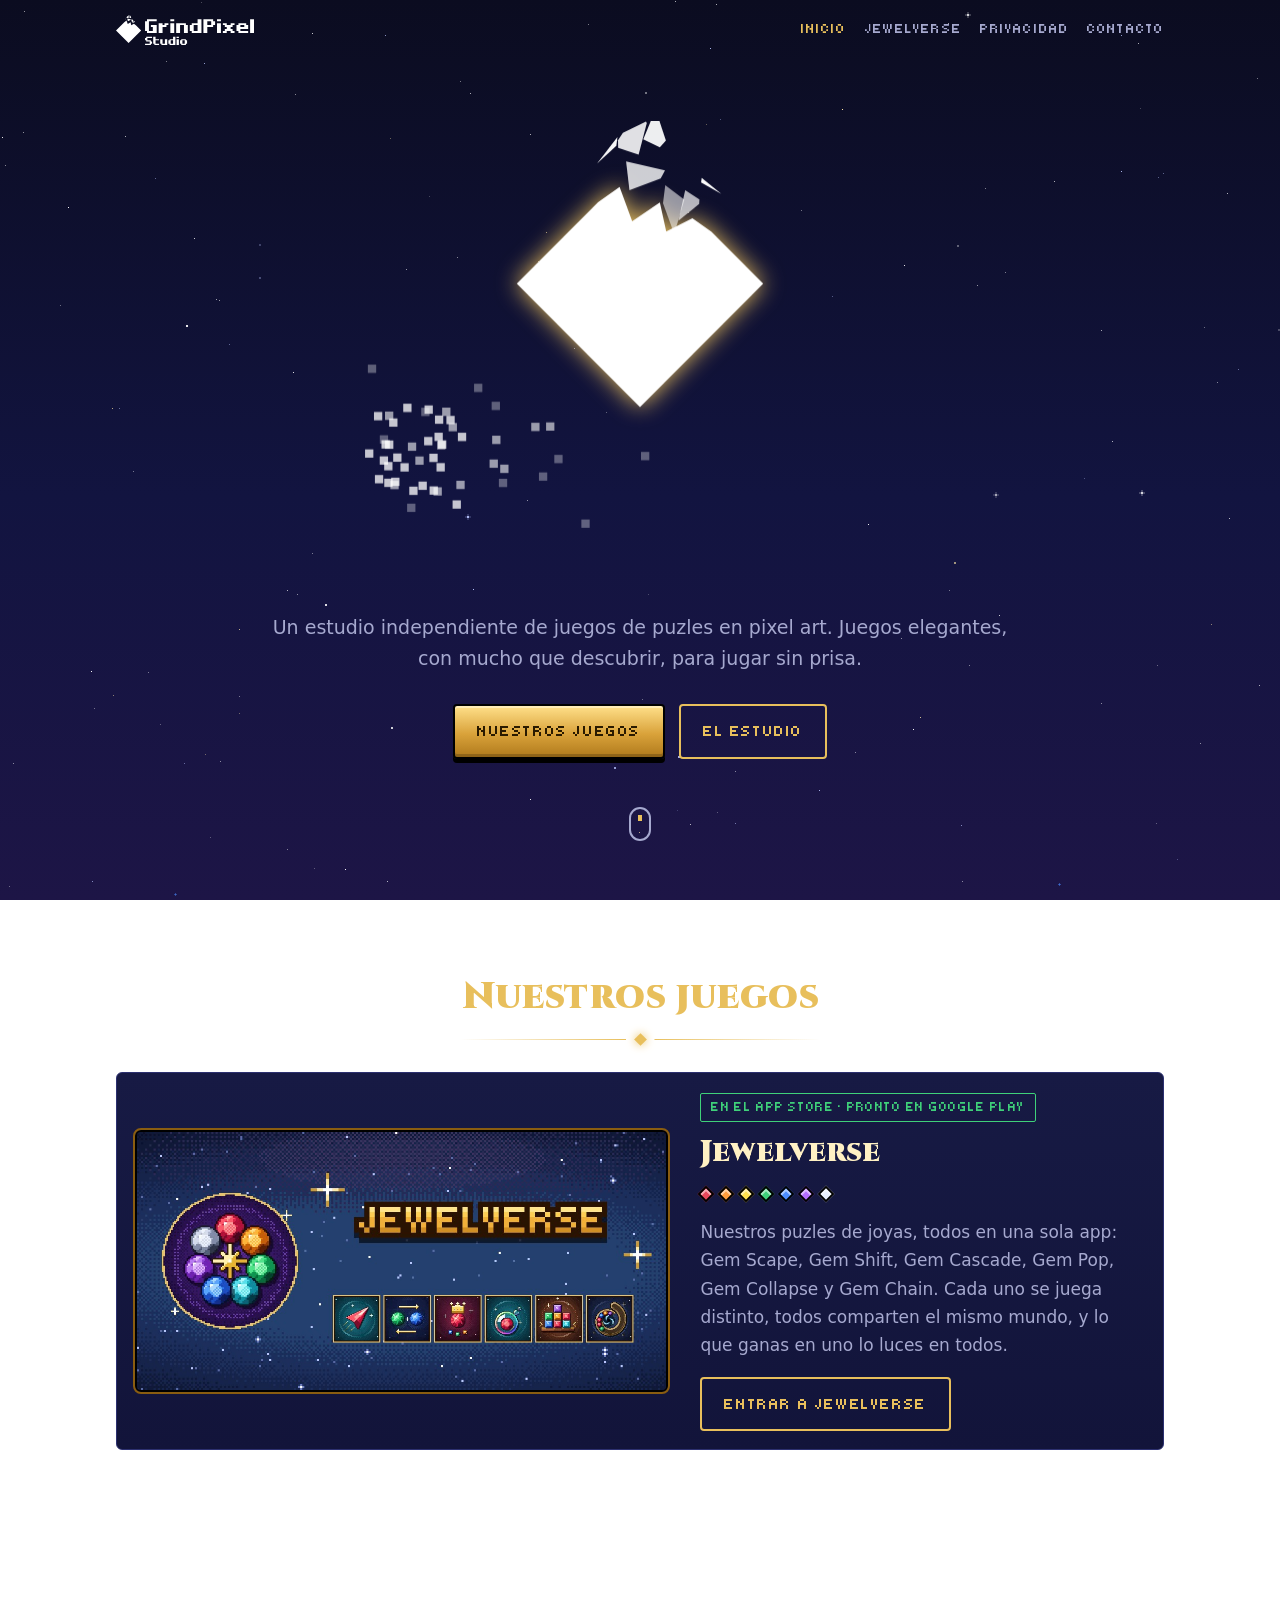
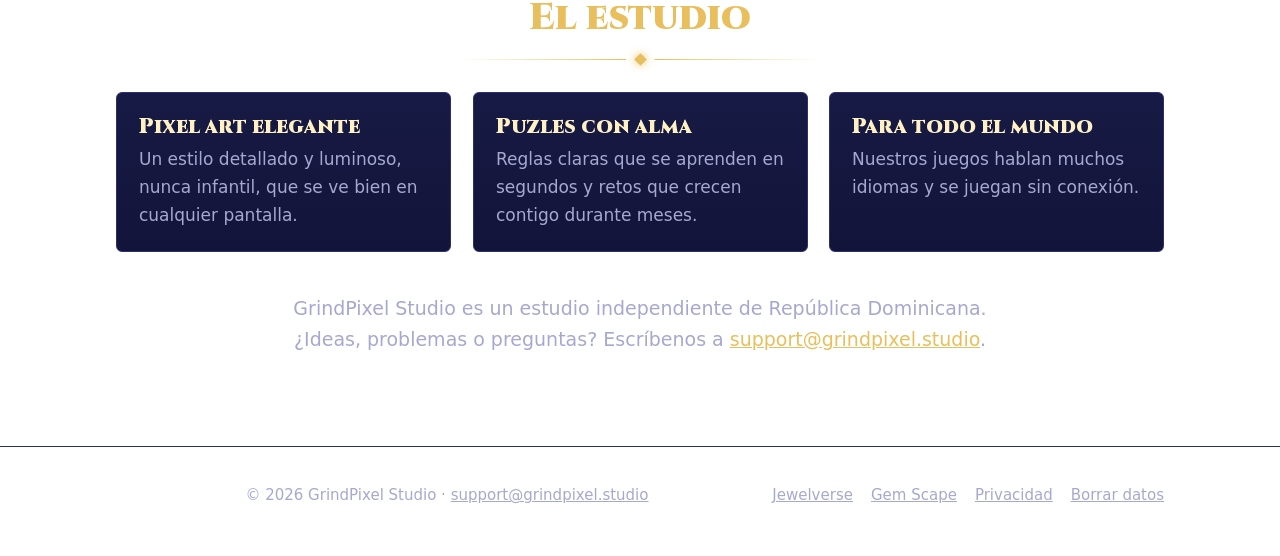
<file: index.html>
<!doctype html>
<html lang="es">
<head>
<meta charset="utf-8">
<meta name="viewport" content="width=device-width, initial-scale=1">
<title>GrindPixel Studio</title>
<meta name="description" content="Estudio independiente de juegos de puzles en pixel art, creador de Jewelverse.">
<meta property="og:title" content="GrindPixel Studio">
<meta property="og:description" content="Estudio independiente de juegos de puzles en pixel art, creador de Jewelverse.">
<meta property="og:image" content="https://grindpixel.studio/img/gs-destacada.jpg">
<meta name="theme-color" content="#0b0c20">
<link rel="icon" href="favicon.png">
<link rel="preload" href="fonts/cinzel-latin.woff2" as="font" type="font/woff2" crossorigin>
<link rel="stylesheet" href="estilo.css">

</head>
<body>
<header class="bar"><div class="wrap"><a class="logo" href="./"><img src="img/logo.svg" alt="GrindPixel Studio" width="160" height="35"></a><nav><a href="./" aria-current=page>Inicio</a><a href="jewelverse/">Jewelverse</a><a href="privacidad/">Privacidad</a><a href="#contacto">Contacto</a></nav></div></header>
<main>
<section class="hero">
  <canvas id="marca" role="img" aria-label="GrindPixel Studio"></canvas>
  <p class="lead">Un estudio independiente de juegos de puzles en pixel art. Juegos elegantes, con mucho que descubrir, para jugar sin prisa.</p>
  <div class="btns"><a class="btn" href="jewelverse/">Nuestros juegos</a><a class="btn ghost" href="#estudio">El estudio</a></div>
  <div class="scroll" aria-hidden="true"></div>
</section>

<section id="juegos">
  <div class="wrap">
    <h2 data-rv>Nuestros juegos</h2>
    <div class="orn" data-rv><i></i></div>
    <a class="card franq tilt" href="jewelverse/" data-rv>
      <div class="franq-img"><img src="img/jv-destacada.jpg" alt="Jewelverse" loading="lazy"></div>
      <div>
        <span class="tag soon">En el App Store · pronto en Google Play</span>
        <h3 style="margin-top:12px; font-size:30px">Jewelverse</h3>
        <div class="gems" style="justify-content:flex-start"><i></i><i></i><i></i><i></i><i></i><i></i><i></i></div>
        <p>Nuestros puzles de joyas, todos en una sola app: Gem Scape, Gem Shift, Gem Cascade, Gem Pop, Gem Collapse y Gem Chain. Cada uno se juega distinto, todos comparten el mismo mundo, y lo que ganas en uno lo luces en todos.</p>
        <p style="margin-top:18px"><span class="btn ghost">Entrar a Jewelverse</span></p>
      </div>
    </a>
  </div>
</section>

<section id="estudio">
  <div class="wrap center">
    <h2 data-rv>El estudio</h2>
    <div class="orn" data-rv><i></i></div>
    <div class="grid g3" data-rv-kids style="text-align:left; margin-bottom:40px">
      <div class="card tilt"><h3>Pixel art elegante</h3><p>Un estilo detallado y luminoso, nunca infantil, que se ve bien en cualquier pantalla.</p></div>
      <div class="card tilt"><h3>Puzles con alma</h3><p>Reglas claras que se aprenden en segundos y retos que crecen contigo durante meses.</p></div>
      <div class="card tilt"><h3>Para todo el mundo</h3><p>Nuestros juegos hablan muchos idiomas y se juegan sin conexión.</p></div>
    </div>
    <p class="lead" data-rv>GrindPixel Studio es un estudio independiente de República Dominicana. ¿Ideas, problemas o preguntas? Escríbenos a <a href="mailto:support@grindpixel.studio">support@grindpixel.studio</a>.</p>
  </div>
</section>

</main>
<footer id="contacto"><div class="wrap">
  <img src="img/logo.svg" alt="GrindPixel Studio" width="120" height="26">
  <span>© 2026 GrindPixel Studio · <a href="mailto:support@grindpixel.studio">support@grindpixel.studio</a></span>
  <nav><a href="jewelverse/">Jewelverse</a><a href="jewelverse/gem-scape/">Gem Scape</a><a href="privacidad/">Privacidad</a><a href="borrar-datos/">Borrar datos</a></nav>
</div></footer>
<script src="js/marca.js"></script>
<script src="js/sitio.js"></script>
</body>
</html>
</file>
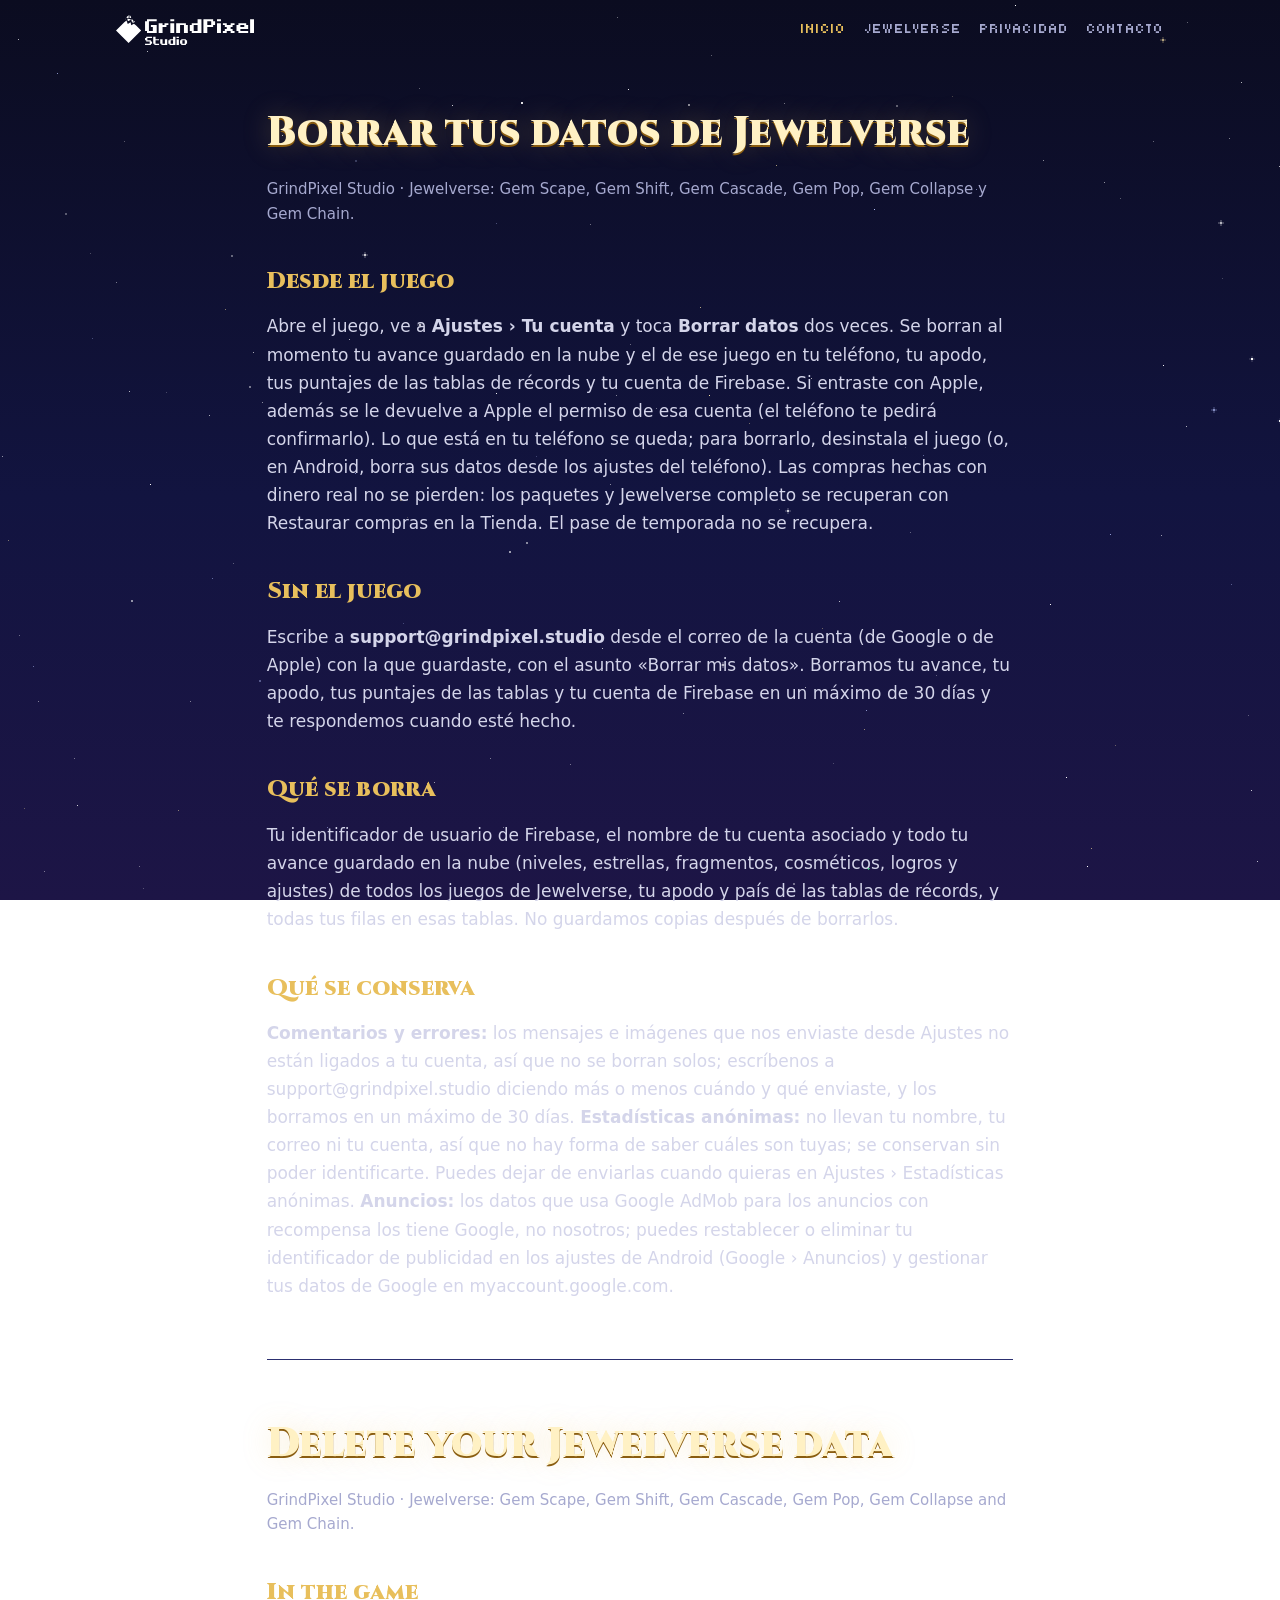
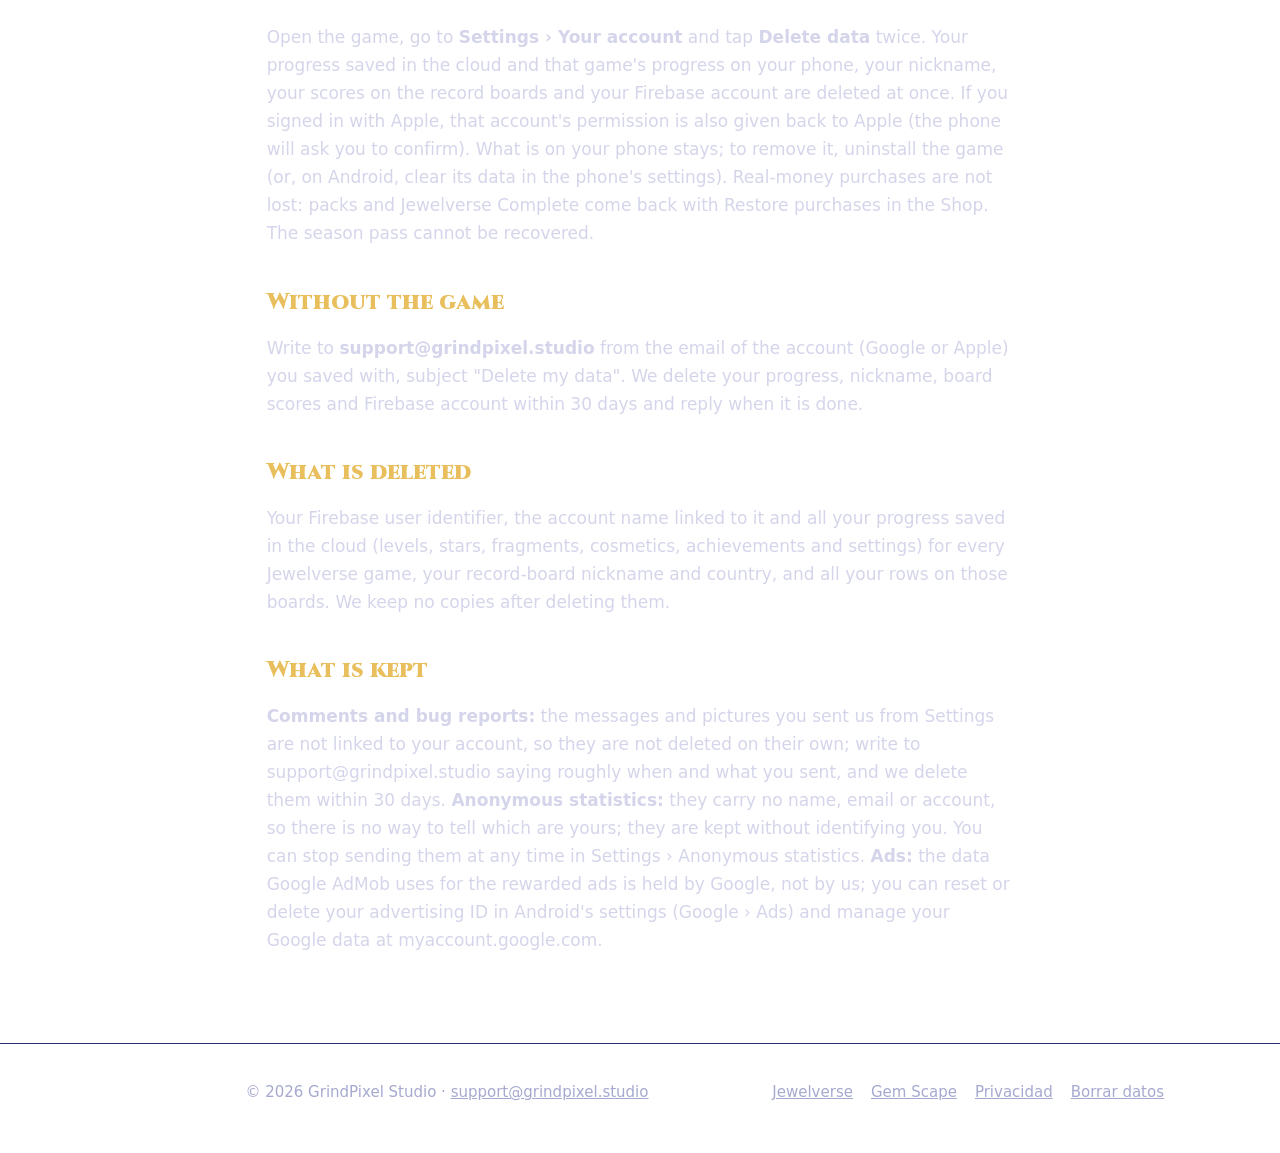
<file: borrar-datos/index.html>
<!doctype html>
<html lang="es">
<head>
<meta charset="utf-8">
<meta name="viewport" content="width=device-width, initial-scale=1">
<title>Borrar tus datos · GrindPixel Studio</title>
<meta name="description" content="Cómo borrar tus datos de los juegos de Jewelverse.">
<meta property="og:title" content="Borrar tus datos · GrindPixel Studio">
<meta property="og:description" content="Cómo borrar tus datos de los juegos de Jewelverse.">
<meta property="og:image" content="https://grindpixel.studio/img/gs-destacada.jpg">
<meta name="theme-color" content="#0b0c20">
<link rel="icon" href="../favicon.png">
<link rel="preload" href="../fonts/cinzel-latin.woff2" as="font" type="font/woff2" crossorigin>
<link rel="stylesheet" href="../estilo.css">

</head>
<body>
<header class="bar"><div class="wrap"><a class="logo" href="../"><img src="../img/logo.svg" alt="GrindPixel Studio" width="160" height="35"></a><nav><a href="../" aria-current=page>Inicio</a><a href="../jewelverse/">Jewelverse</a><a href="../privacidad/">Privacidad</a><a href="#contacto">Contacto</a></nav></div></header>
<main>
<article class="doc"><h1>Borrar tus datos de Jewelverse</h1>
<p class="small">GrindPixel Studio · Jewelverse: Gem Scape, Gem Shift, Gem Cascade, Gem Pop, Gem Collapse y Gem Chain.</p>
<h2>Desde el juego</h2>
<p>Abre el juego, ve a <strong>Ajustes › Tu cuenta</strong> y toca <strong>Borrar datos</strong> dos veces. Se borran al momento tu avance guardado en la nube y el de ese juego en tu teléfono, tu apodo, tus puntajes de las tablas de récords y tu cuenta de Firebase. Si entraste con Apple, además se le devuelve a Apple el permiso de esa cuenta (el teléfono te pedirá confirmarlo). Lo que está en tu teléfono se queda; para borrarlo, desinstala el juego (o, en Android, borra sus datos desde los ajustes del teléfono). Las compras hechas con dinero real no se pierden: los paquetes y Jewelverse completo se recuperan con Restaurar compras en la Tienda. El pase de temporada no se recupera.</p>
<h2>Sin el juego</h2>
<p>Escribe a <strong>support@grindpixel.studio</strong> desde el correo de la cuenta (de Google o de Apple) con la que guardaste, con el asunto «Borrar mis datos». Borramos tu avance, tu apodo, tus puntajes de las tablas y tu cuenta de Firebase en un máximo de 30 días y te respondemos cuando esté hecho.</p>
<h2>Qué se borra</h2>
<p>Tu identificador de usuario de Firebase, el nombre de tu cuenta asociado y todo tu avance guardado en la nube (niveles, estrellas, fragmentos, cosméticos, logros y ajustes) de todos los juegos de Jewelverse, tu apodo y país de las tablas de récords, y todas tus filas en esas tablas. No guardamos copias después de borrarlos.</p>
<h2>Qué se conserva</h2>
<p><strong>Comentarios y errores:</strong> los mensajes e imágenes que nos enviaste desde Ajustes no están ligados a tu cuenta, así que no se borran solos; escríbenos a support@grindpixel.studio diciendo más o menos cuándo y qué enviaste, y los borramos en un máximo de 30 días. <strong>Estadísticas anónimas:</strong> no llevan tu nombre, tu correo ni tu cuenta, así que no hay forma de saber cuáles son tuyas; se conservan sin poder identificarte. Puedes dejar de enviarlas cuando quieras en Ajustes › Estadísticas anónimas. <strong>Anuncios:</strong> los datos que usa Google AdMob para los anuncios con recompensa los tiene Google, no nosotros; puedes restablecer o eliminar tu identificador de publicidad en los ajustes de Android (Google › Anuncios) y gestionar tus datos de Google en myaccount.google.com.</p>
<hr>
<h1>Delete your Jewelverse data</h1>
<p class="small">GrindPixel Studio · Jewelverse: Gem Scape, Gem Shift, Gem Cascade, Gem Pop, Gem Collapse and Gem Chain.</p>
<h2>In the game</h2>
<p>Open the game, go to <strong>Settings › Your account</strong> and tap <strong>Delete data</strong> twice. Your progress saved in the cloud and that game's progress on your phone, your nickname, your scores on the record boards and your Firebase account are deleted at once. If you signed in with Apple, that account's permission is also given back to Apple (the phone will ask you to confirm). What is on your phone stays; to remove it, uninstall the game (or, on Android, clear its data in the phone's settings). Real-money purchases are not lost: packs and Jewelverse Complete come back with Restore purchases in the Shop. The season pass cannot be recovered.</p>
<h2>Without the game</h2>
<p>Write to <strong>support@grindpixel.studio</strong> from the email of the account (Google or Apple) you saved with, subject "Delete my data". We delete your progress, nickname, board scores and Firebase account within 30 days and reply when it is done.</p>
<h2>What is deleted</h2>
<p>Your Firebase user identifier, the account name linked to it and all your progress saved in the cloud (levels, stars, fragments, cosmetics, achievements and settings) for every Jewelverse game, your record-board nickname and country, and all your rows on those boards. We keep no copies after deleting them.</p>
<h2>What is kept</h2>
<p><strong>Comments and bug reports:</strong> the messages and pictures you sent us from Settings are not linked to your account, so they are not deleted on their own; write to support@grindpixel.studio saying roughly when and what you sent, and we delete them within 30 days. <strong>Anonymous statistics:</strong> they carry no name, email or account, so there is no way to tell which are yours; they are kept without identifying you. You can stop sending them at any time in Settings › Anonymous statistics. <strong>Ads:</strong> the data Google AdMob uses for the rewarded ads is held by Google, not by us; you can reset or delete your advertising ID in Android's settings (Google › Ads) and manage your Google data at myaccount.google.com.</p></article>
</main>
<footer id="contacto"><div class="wrap">
  <img src="../img/logo.svg" alt="GrindPixel Studio" width="120" height="26">
  <span>© 2026 GrindPixel Studio · <a href="mailto:support@grindpixel.studio">support@grindpixel.studio</a></span>
  <nav><a href="../jewelverse/">Jewelverse</a><a href="../jewelverse/gem-scape/">Gem Scape</a><a href="../privacidad/">Privacidad</a><a href="../borrar-datos/">Borrar datos</a></nav>
</div></footer>
<script src="../js/marca.js"></script>
<script src="../js/sitio.js"></script>
</body>
</html>
</file>
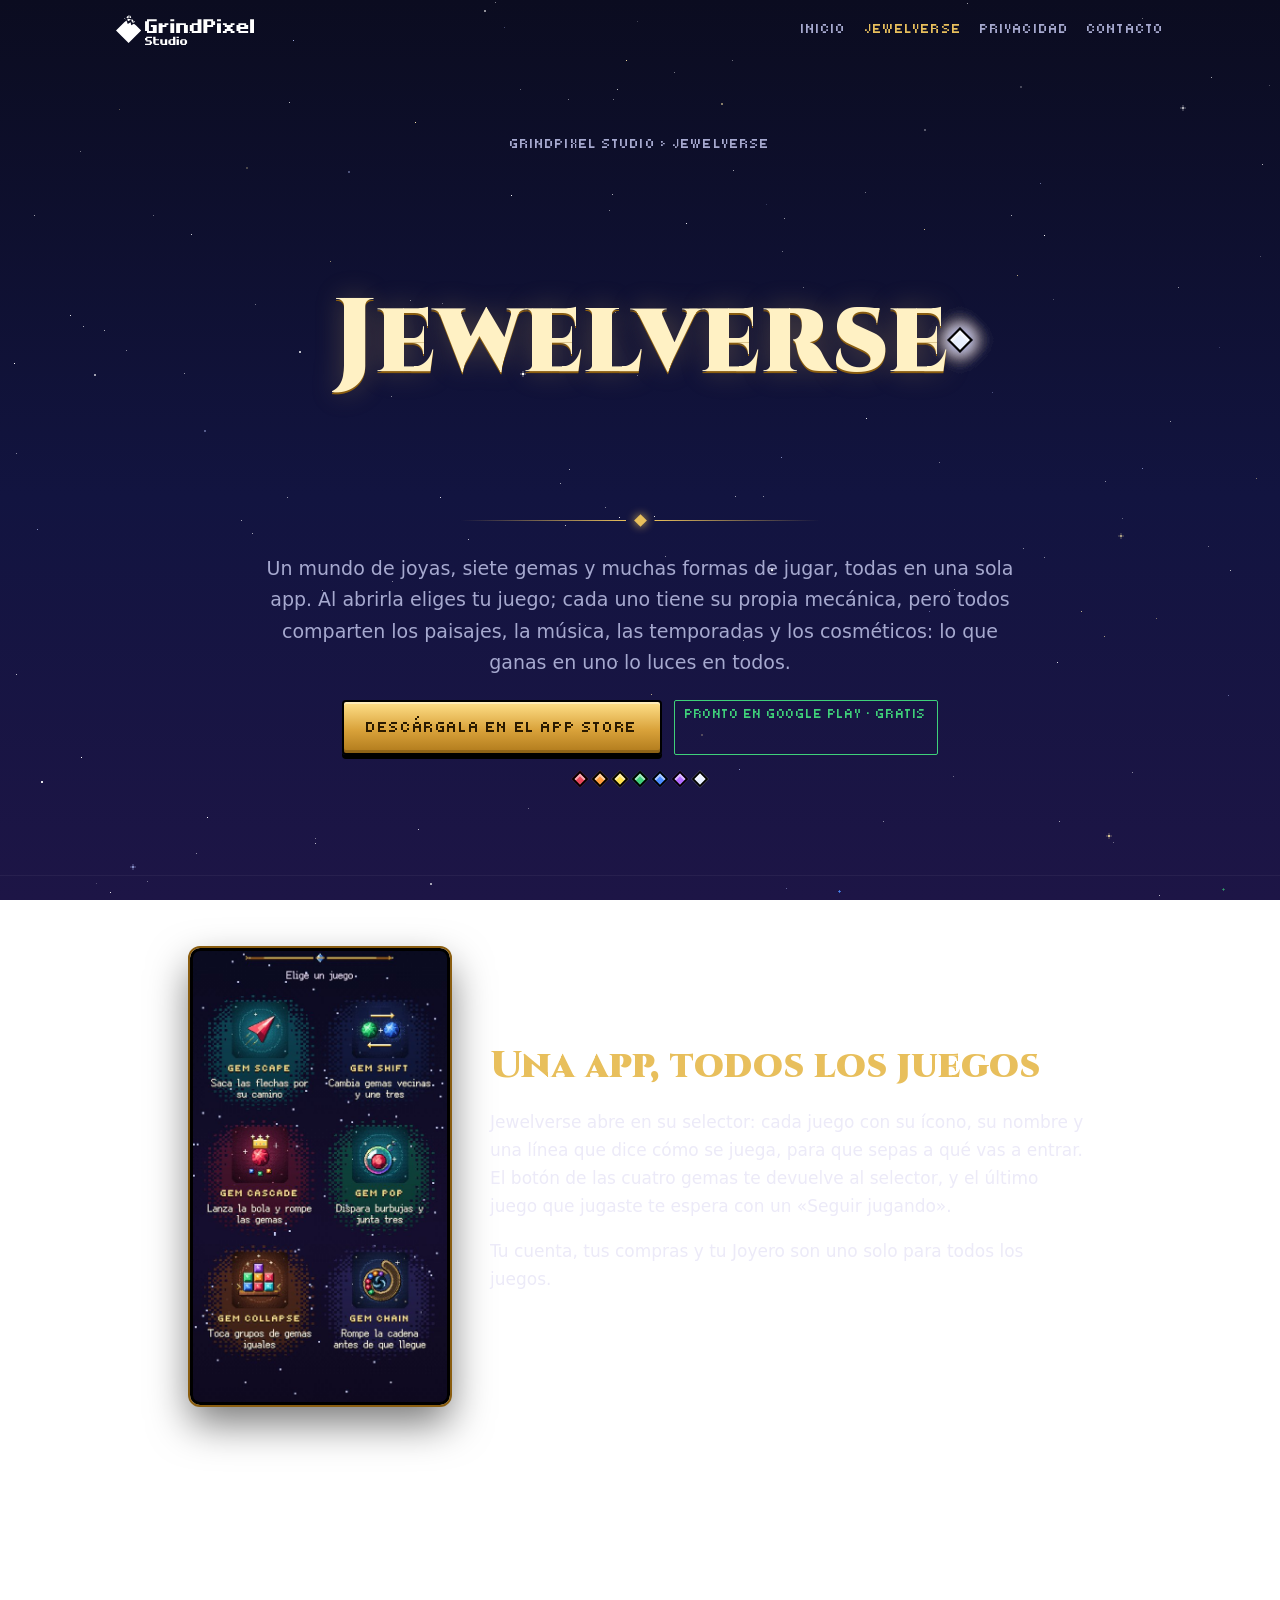
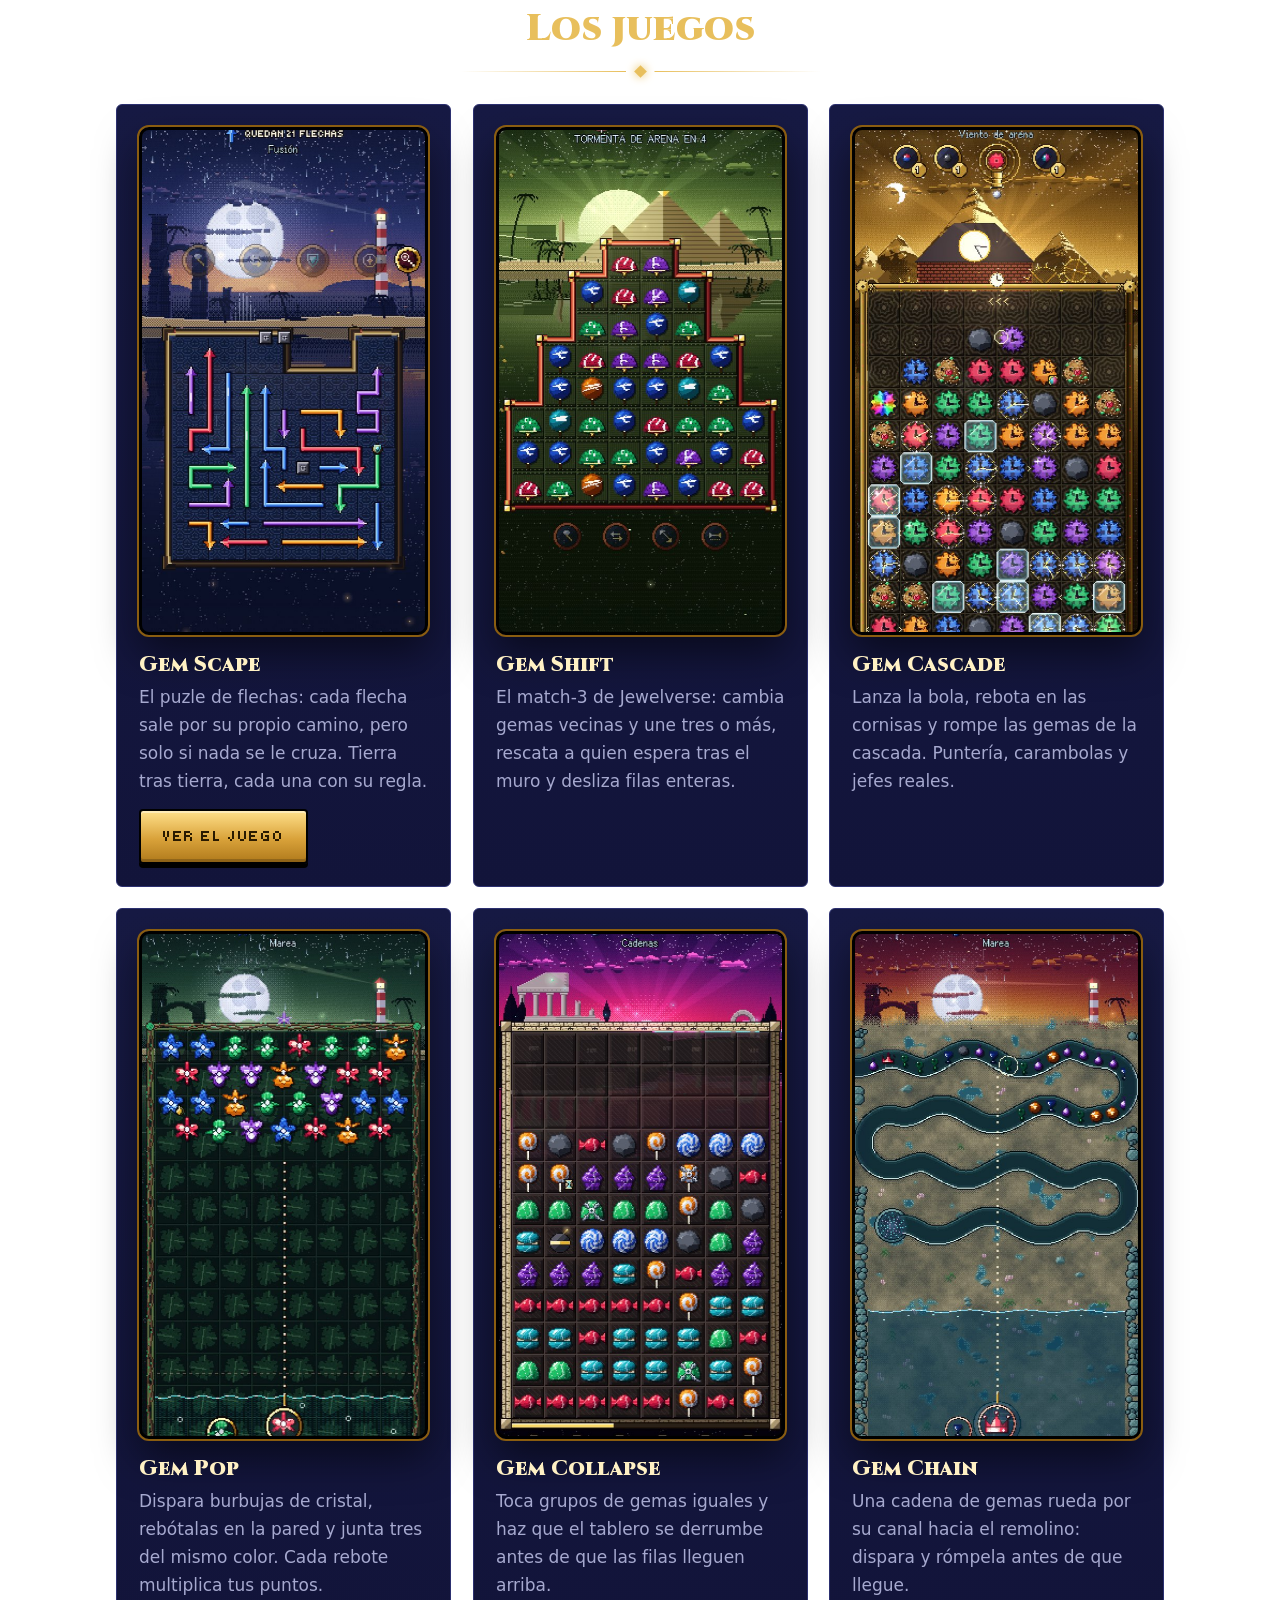
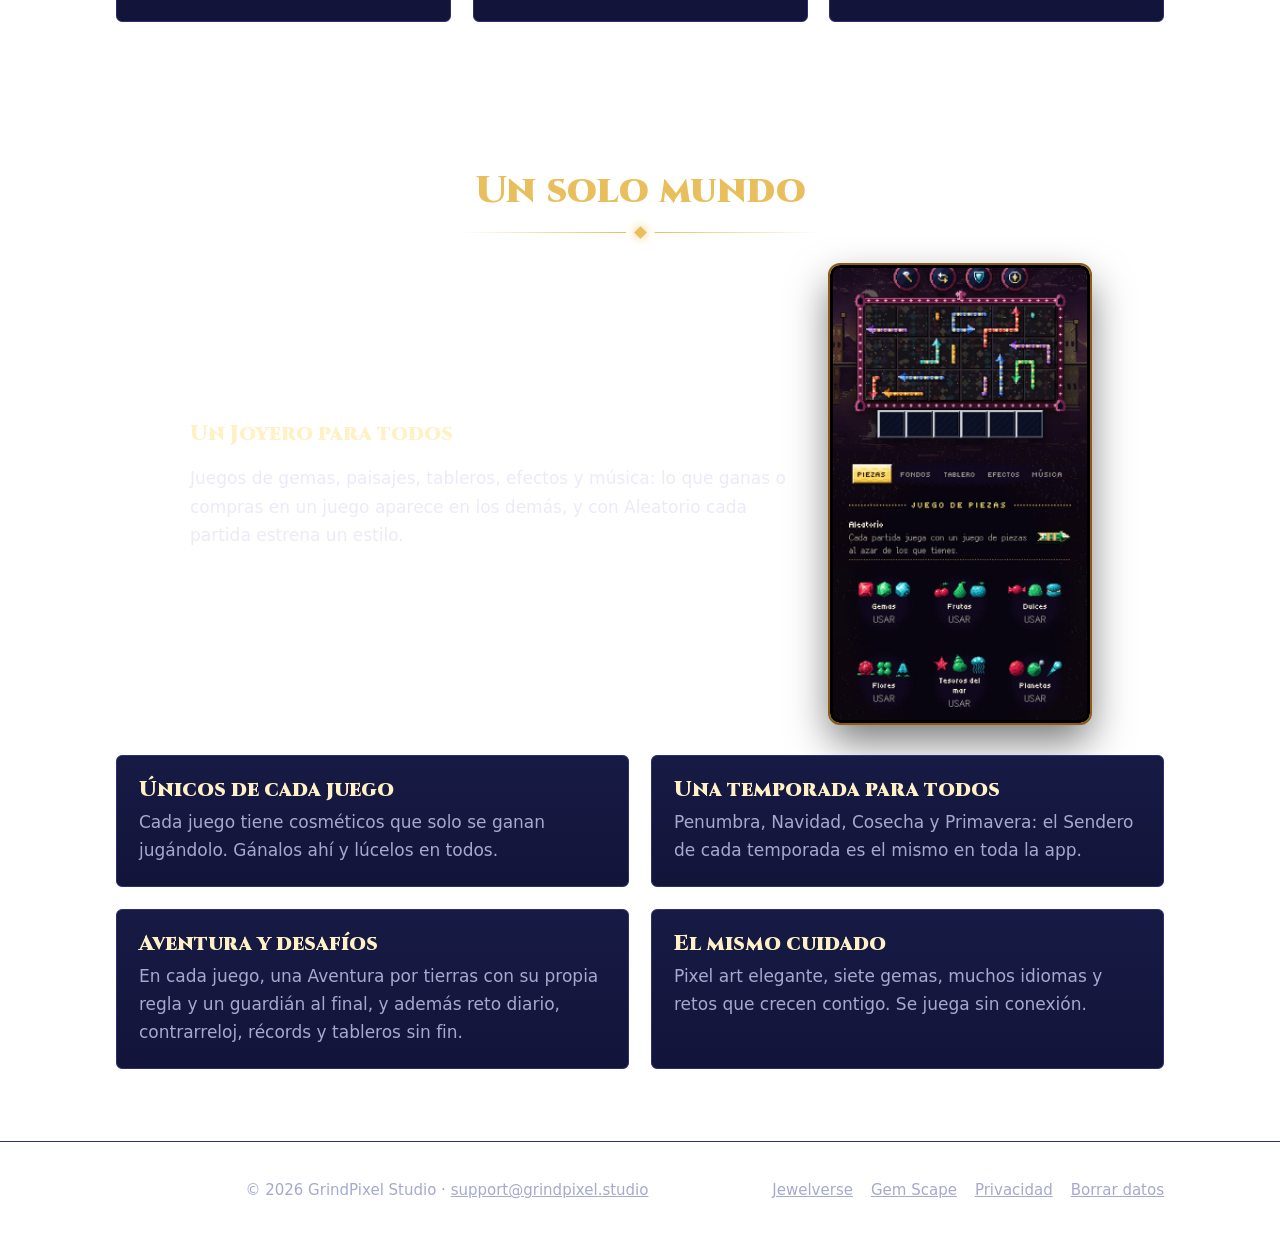
<file: jewelverse/index.html>
<!doctype html>
<html lang="es">
<head>
<meta charset="utf-8">
<meta name="viewport" content="width=device-width, initial-scale=1">
<title>Jewelverse · GrindPixel Studio</title>
<meta name="description" content="Jewelverse, los puzles de joyas de GrindPixel Studio en una sola app: Gem Scape, Gem Shift, Gem Cascade, Gem Pop, Gem Collapse y Gem Chain.">
<meta property="og:title" content="Jewelverse · GrindPixel Studio">
<meta property="og:description" content="Jewelverse, los puzles de joyas de GrindPixel Studio en una sola app: Gem Scape, Gem Shift, Gem Cascade, Gem Pop, Gem Collapse y Gem Chain.">
<meta property="og:image" content="https://grindpixel.studio/img/gs-destacada.jpg">
<meta name="theme-color" content="#0b0c20">
<link rel="icon" href="../favicon.png">
<link rel="preload" href="../fonts/cinzel-latin.woff2" as="font" type="font/woff2" crossorigin>
<link rel="stylesheet" href="../estilo.css">

</head>
<body>
<header class="bar"><div class="wrap"><a class="logo" href="../"><img src="../img/logo.svg" alt="GrindPixel Studio" width="160" height="35"></a><nav><a href="../">Inicio</a><a href="../jewelverse/" aria-current=page>Jewelverse</a><a href="../privacidad/">Privacidad</a><a href="#contacto">Contacto</a></nav></div></header>
<main>
<section class="center" style="padding-top:72px">
  <div class="wrap">
    <p class="crumb" data-rv><a href="../">GrindPixel Studio</a> › Jewelverse</p>
    <div class="orbit-box" data-rv>
      <div class="orbit" aria-hidden="true"><i></i><i></i><i></i><i></i><i></i><i></i><i></i></div>
      <h1 style="font-size:clamp(48px, 9vw, 104px); margin:0">Jewelverse</h1>
    </div>
    <div class="orn" data-rv><i></i></div>
    <p class="lead" data-rv>Un mundo de joyas, siete gemas y muchas formas de jugar, todas en una sola app. Al abrirla eliges tu juego; cada uno tiene su propia mecánica, pero todos comparten los paisajes, la música, las temporadas y los cosméticos: lo que ganas en uno lo luces en todos.</p>
    <p data-rv style="margin-top:22px; display:flex; gap:12px; flex-wrap:wrap; justify-content:center"><a class="btn" href="https://apps.apple.com/app/id6828894655">Descárgala en el App Store</a><span class="tag soon">Pronto en Google Play · Gratis</span></p>
    <div class="gems" data-rv><i></i><i></i><i></i><i></i><i></i><i></i><i></i></div>
  </div>
</section>

<section id="app">
  <div class="wrap">
    <div class="feat" data-rv>
      <div class="phone"><img src="../img/jv-app.jpg" alt="El selector de juegos de Jewelverse" loading="lazy"></div>
      <div>
        <h2 style="text-align:left">Una app, todos los juegos</h2>
        <p>Jewelverse abre en su selector: cada juego con su ícono, su nombre y una línea que dice cómo se juega, para que sepas a qué vas a entrar. El botón de las cuatro gemas te devuelve al selector, y el último juego que jugaste te espera con un «Seguir jugando».</p>
        <p>Tu cuenta, tus compras y tu Joyero son uno solo para todos los juegos.</p>
      </div>
    </div>
  </div>
</section>

<section id="juegos">
  <div class="wrap">
    <h2 data-rv>Los juegos</h2>
    <div class="orn" data-rv><i></i></div>
    <div class="grid g6" data-rv-kids>
      <a class="card tilt" href="../jewelverse/gem-scape/" style="text-decoration:none; color:inherit">
        <div class="phone" style="margin-bottom:18px"><img src="../img/jv-gemscape.jpg" alt="Una partida de Gem Scape" loading="lazy"></div>
        <h3 style="margin-top:10px">Gem Scape</h3>
        <p>El puzle de flechas: cada flecha sale por su propio camino, pero solo si nada se le cruza. Tierra tras tierra, cada una con su regla.</p>
        <p style="margin-top:14px"><span class="btn">Ver el juego</span></p>
      </a>
      <div class="card tilt">
        <div class="phone" style="margin-bottom:18px"><img src="../img/jv-gemshift.jpg" alt="Una partida de Gem Shift" loading="lazy"></div>
        <h3 style="margin-top:10px">Gem Shift</h3>
        <p>El match-3 de Jewelverse: cambia gemas vecinas y une tres o más, rescata a quien espera tras el muro y desliza filas enteras.</p>
      </div>
      <div class="card tilt">
        <div class="phone" style="margin-bottom:18px"><img src="../img/jv-royal.jpg" alt="Una partida de Gem Cascade" loading="lazy"></div>
        <h3 style="margin-top:10px">Gem Cascade</h3>
        <p>Lanza la bola, rebota en las cornisas y rompe las gemas de la cascada. Puntería, carambolas y jefes reales.</p>
      </div>
      <div class="card tilt">
        <div class="phone" style="margin-bottom:18px"><img src="../img/jv-gempop.jpg" alt="Una partida de Gem Pop" loading="lazy"></div>
        <h3 style="margin-top:10px">Gem Pop</h3>
        <p>Dispara burbujas de cristal, rebótalas en la pared y junta tres del mismo color. Cada rebote multiplica tus puntos.</p>
      </div>
      <div class="card tilt">
        <div class="phone" style="margin-bottom:18px"><img src="../img/jv-gemcollapse.jpg" alt="Una partida de Gem Collapse" loading="lazy"></div>
        <h3 style="margin-top:10px">Gem Collapse</h3>
        <p>Toca grupos de gemas iguales y haz que el tablero se derrumbe antes de que las filas lleguen arriba.</p>
      </div>
      <div class="card tilt">
        <div class="phone" style="margin-bottom:18px"><img src="../img/jv-gemchain.jpg" alt="Una partida de Gem Chain" loading="lazy"></div>
        <h3 style="margin-top:10px">Gem Chain</h3>
        <p>Una cadena de gemas rueda por su canal hacia el remolino: dispara y rómpela antes de que llegue.</p>
      </div>
    </div>
  </div>
</section>

<section id="mundo">
  <div class="wrap">
    <h2 data-rv>Un solo mundo</h2>
    <div class="orn" data-rv><i></i></div>
    <div class="feat r" data-rv style="margin-bottom:32px">
      <div class="phone"><img src="../img/jv-joyero.jpg" alt="El Joyero de Jewelverse con Aleatorio" loading="lazy"></div>
      <div>
        <h3>Un Joyero para todos</h3>
        <p>Juegos de gemas, paisajes, tableros, efectos y música: lo que ganas o compras en un juego aparece en los demás, y con Aleatorio cada partida estrena un estilo.</p>
      </div>
    </div>
    <div class="grid g2" data-rv-kids>
      <div class="card tilt"><h3>Únicos de cada juego</h3><p>Cada juego tiene cosméticos que solo se ganan jugándolo. Gánalos ahí y lúcelos en todos.</p></div>
      <div class="card tilt"><h3>Una temporada para todos</h3><p>Penumbra, Navidad, Cosecha y Primavera: el Sendero de cada temporada es el mismo en toda la app.</p></div>
      <div class="card tilt"><h3>Aventura y desafíos</h3><p>En cada juego, una Aventura por tierras con su propia regla y un guardián al final, y además reto diario, contrarreloj, récords y tableros sin fin.</p></div>
      <div class="card tilt"><h3>El mismo cuidado</h3><p>Pixel art elegante, siete gemas, muchos idiomas y retos que crecen contigo. Se juega sin conexión.</p></div>
    </div>
  </div>
</section>

</main>
<footer id="contacto"><div class="wrap">
  <img src="../img/logo.svg" alt="GrindPixel Studio" width="120" height="26">
  <span>© 2026 GrindPixel Studio · <a href="mailto:support@grindpixel.studio">support@grindpixel.studio</a></span>
  <nav><a href="../jewelverse/">Jewelverse</a><a href="../jewelverse/gem-scape/">Gem Scape</a><a href="../privacidad/">Privacidad</a><a href="../borrar-datos/">Borrar datos</a></nav>
</div></footer>
<script src="../js/marca.js"></script>
<script src="../js/sitio.js"></script>
</body>
</html>
</file>
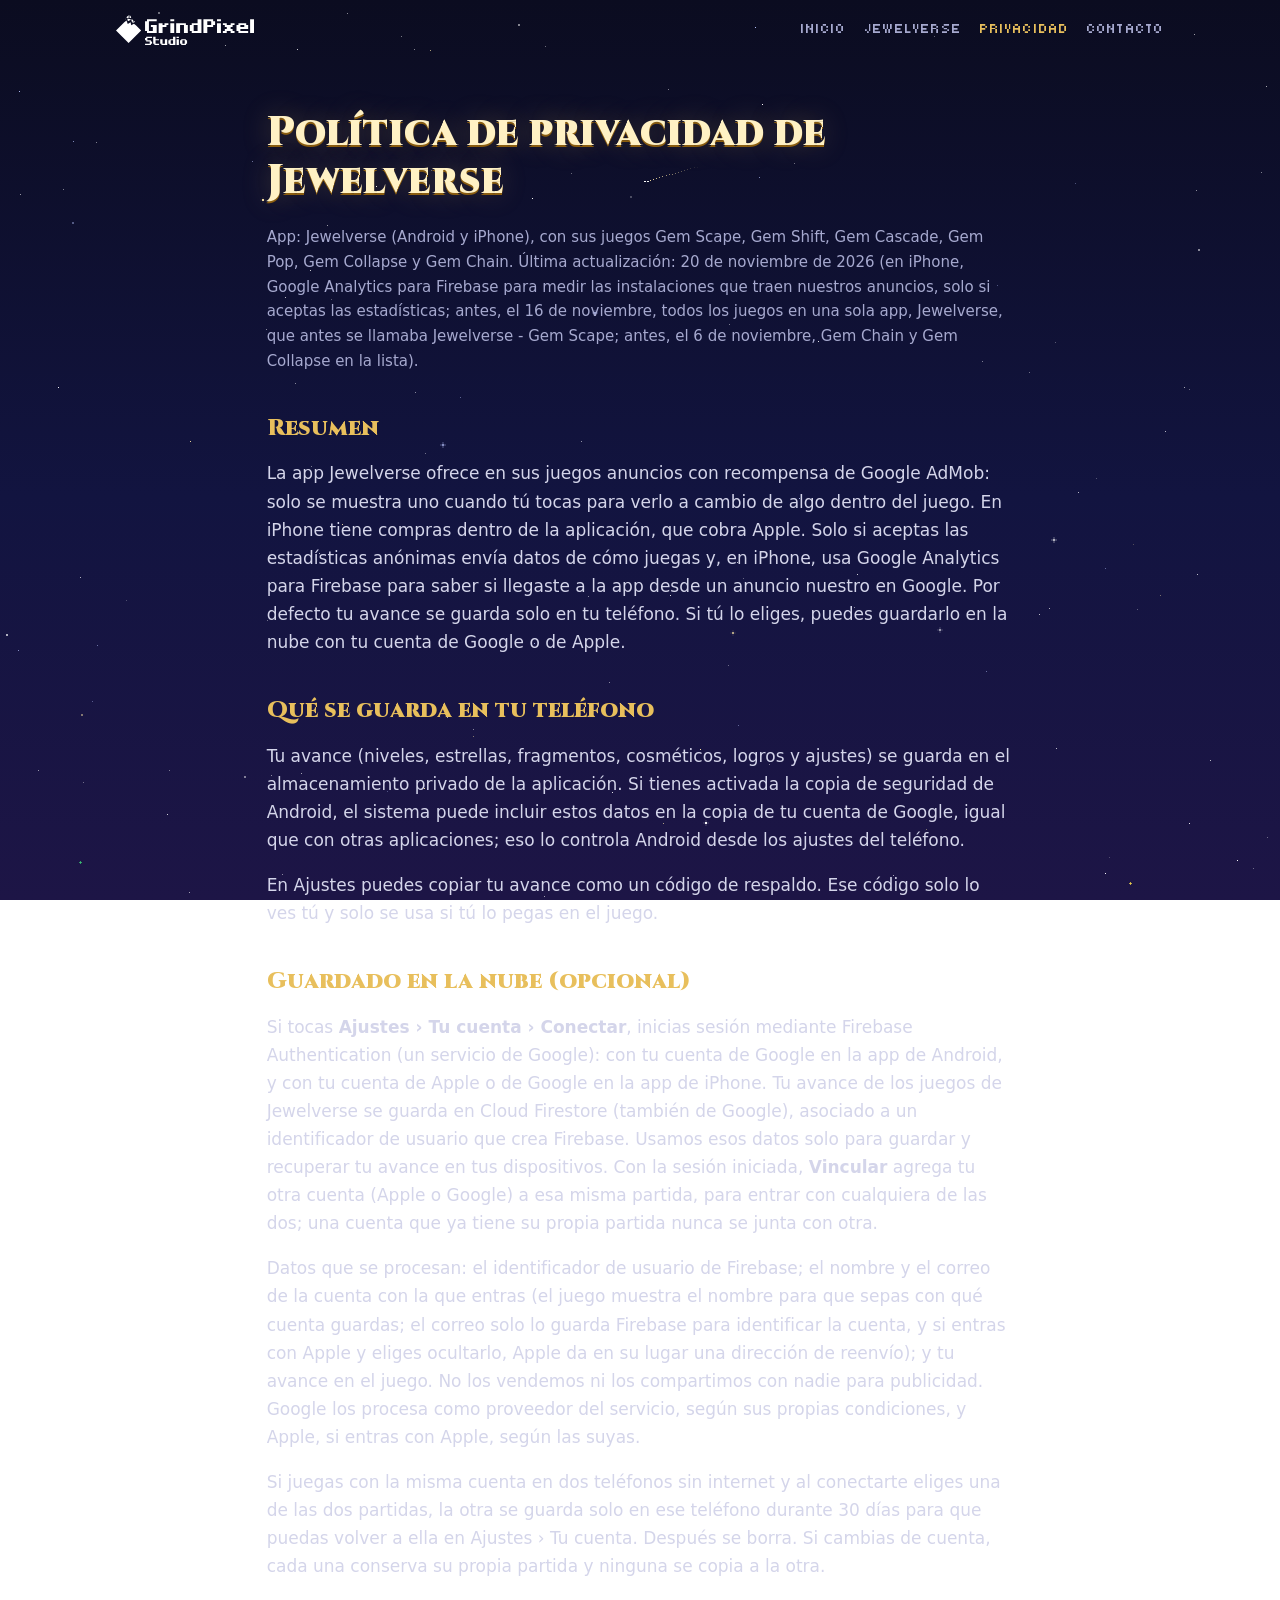
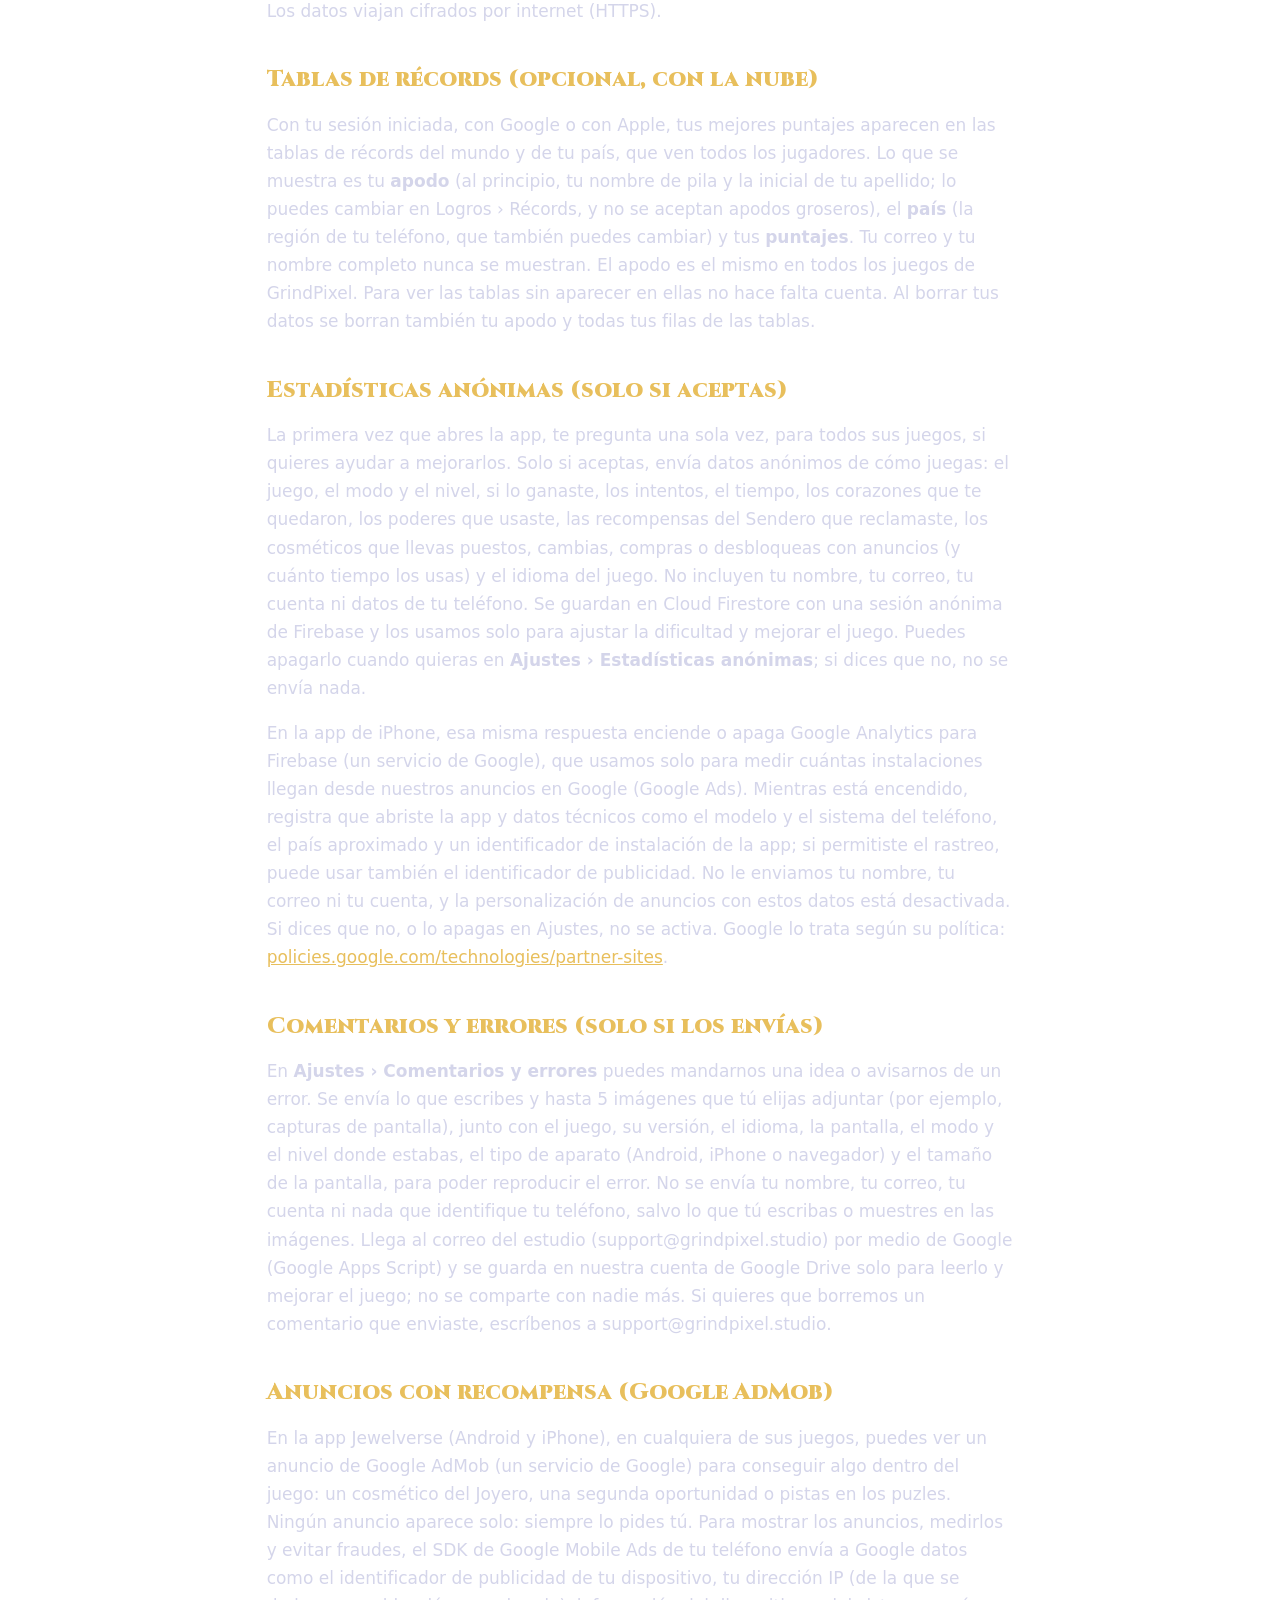
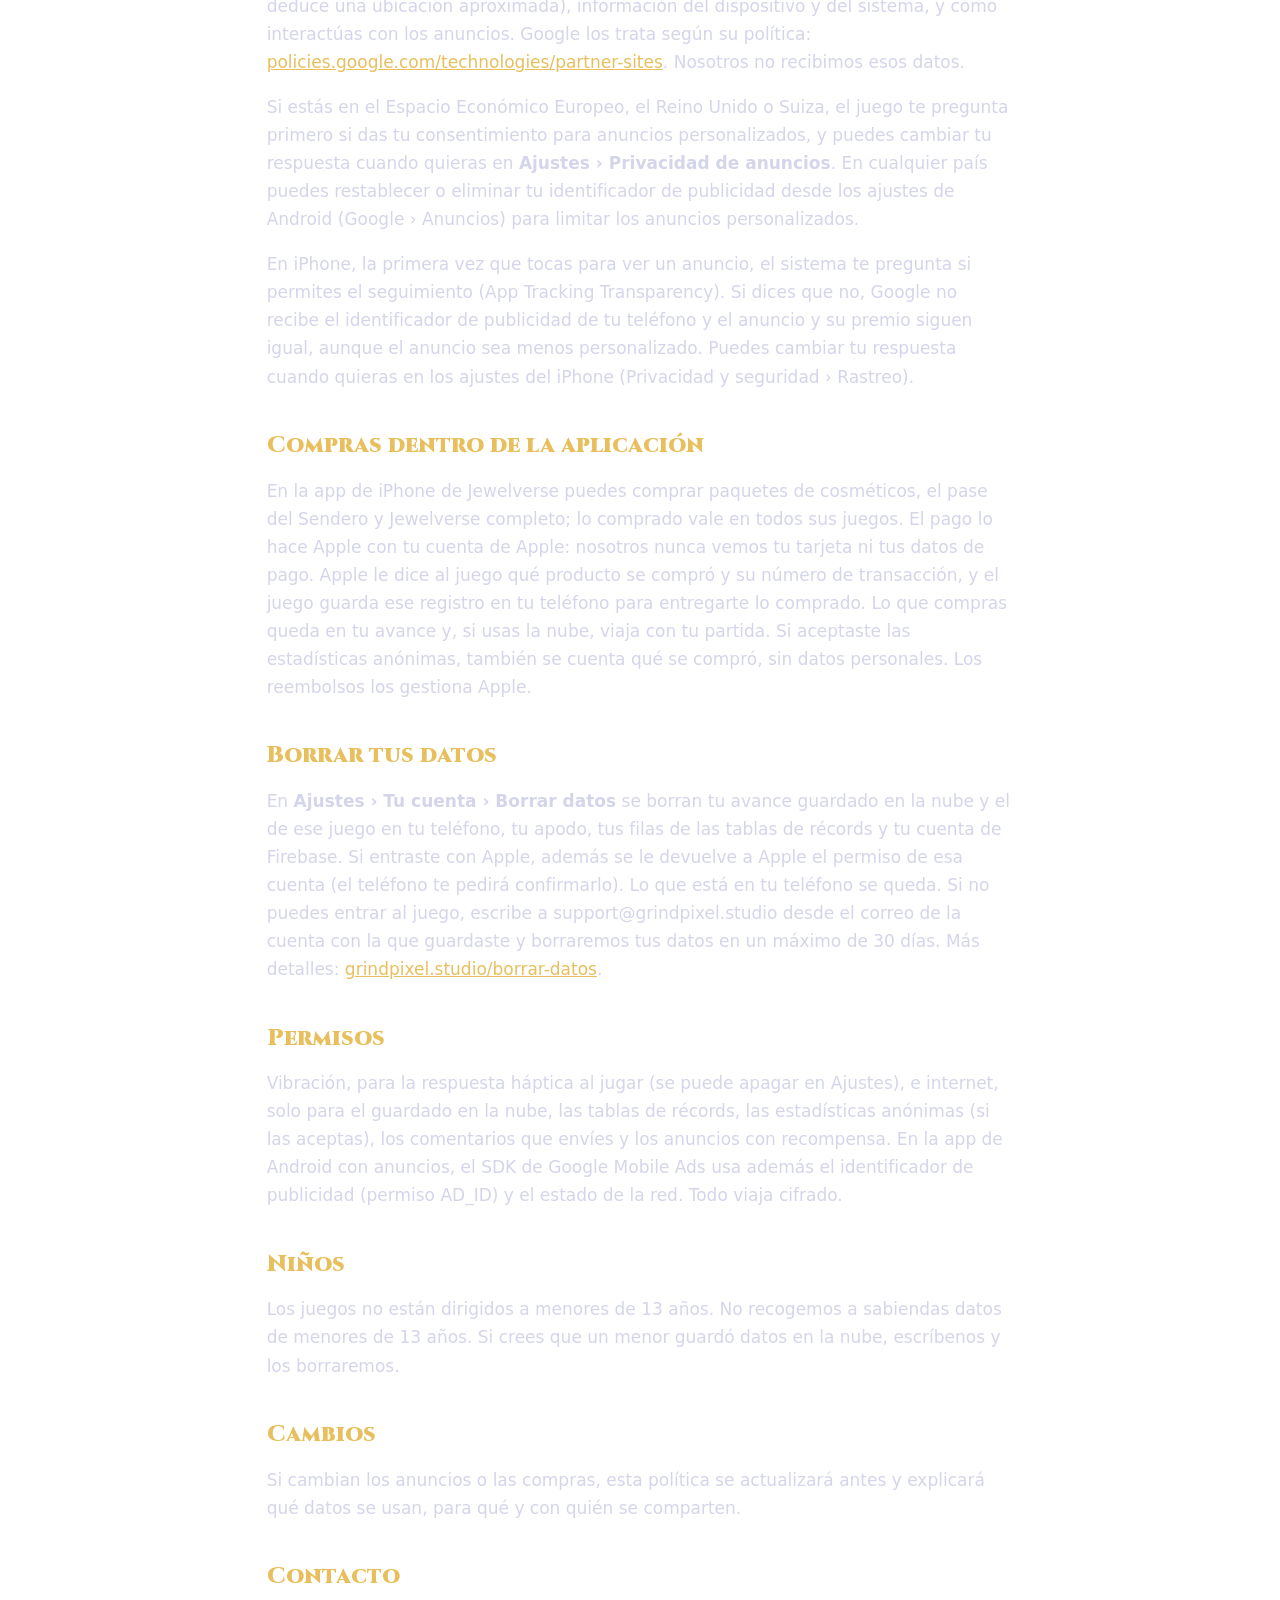
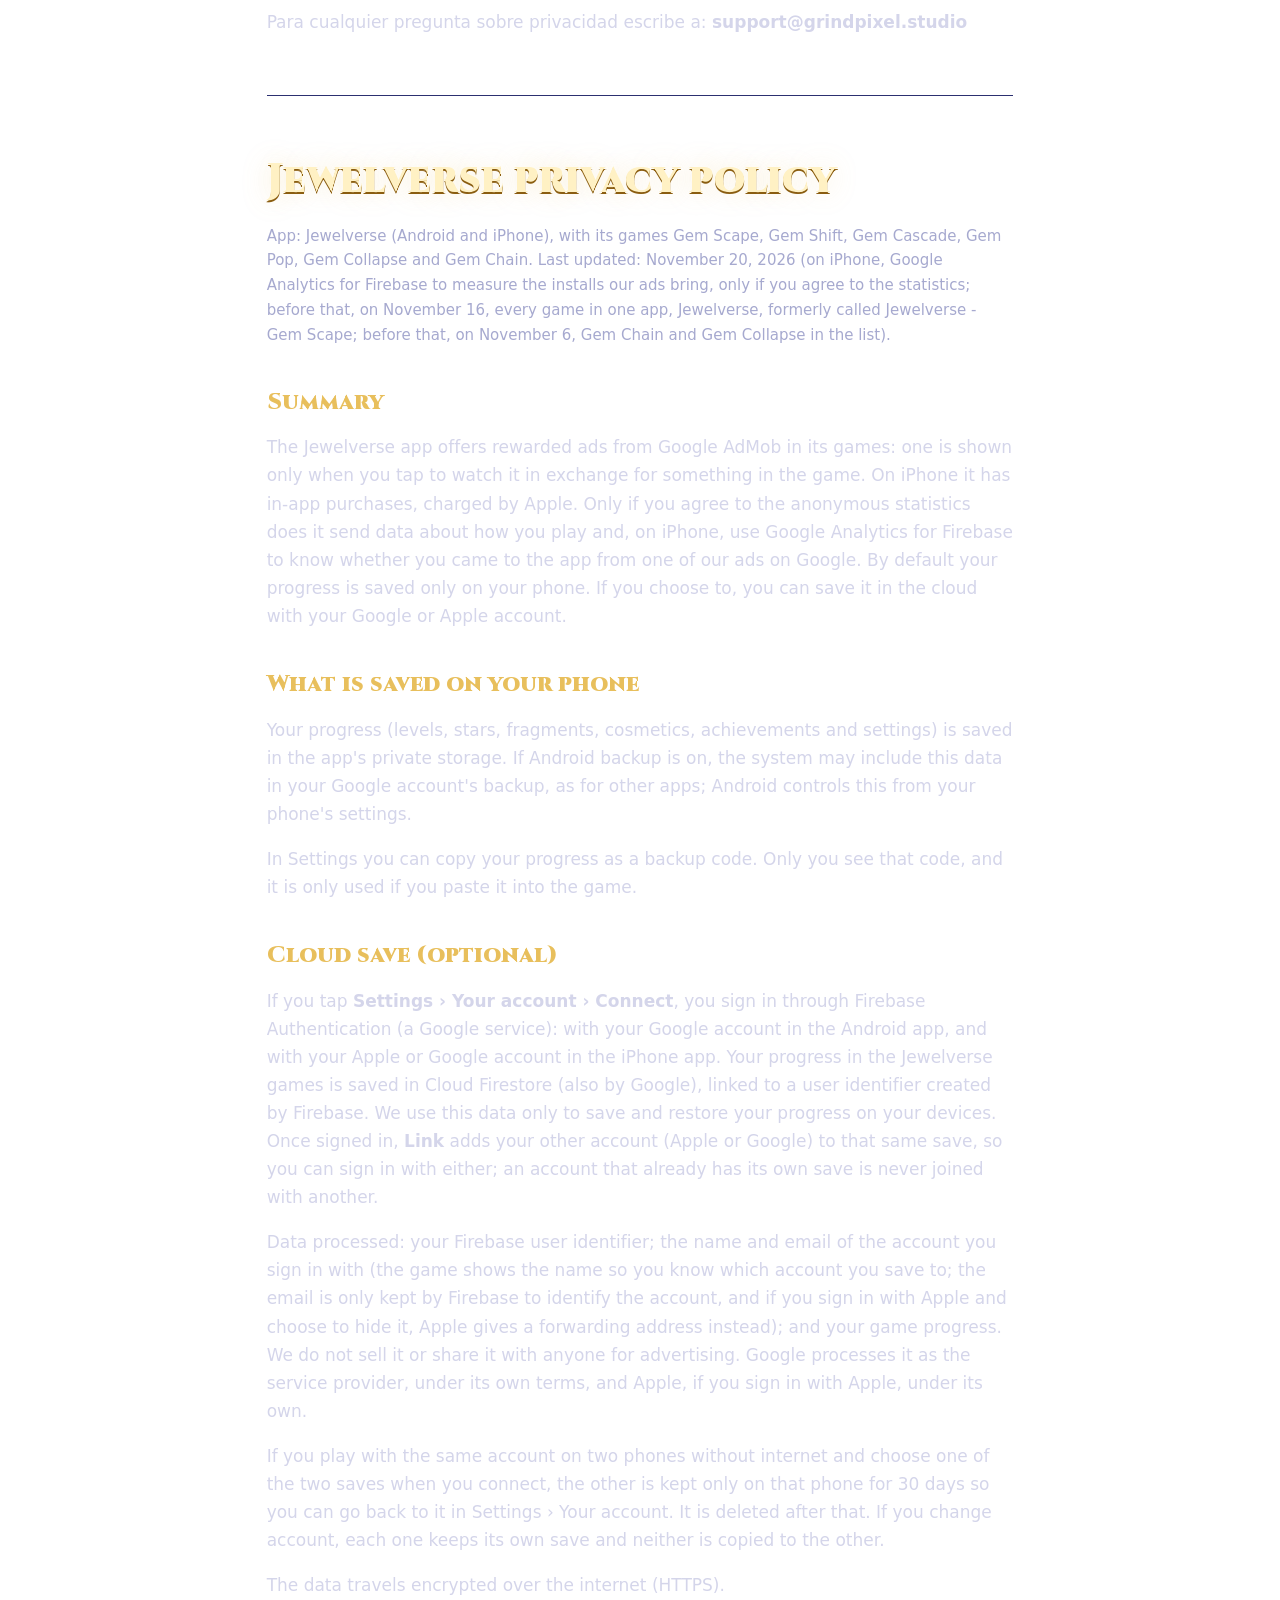
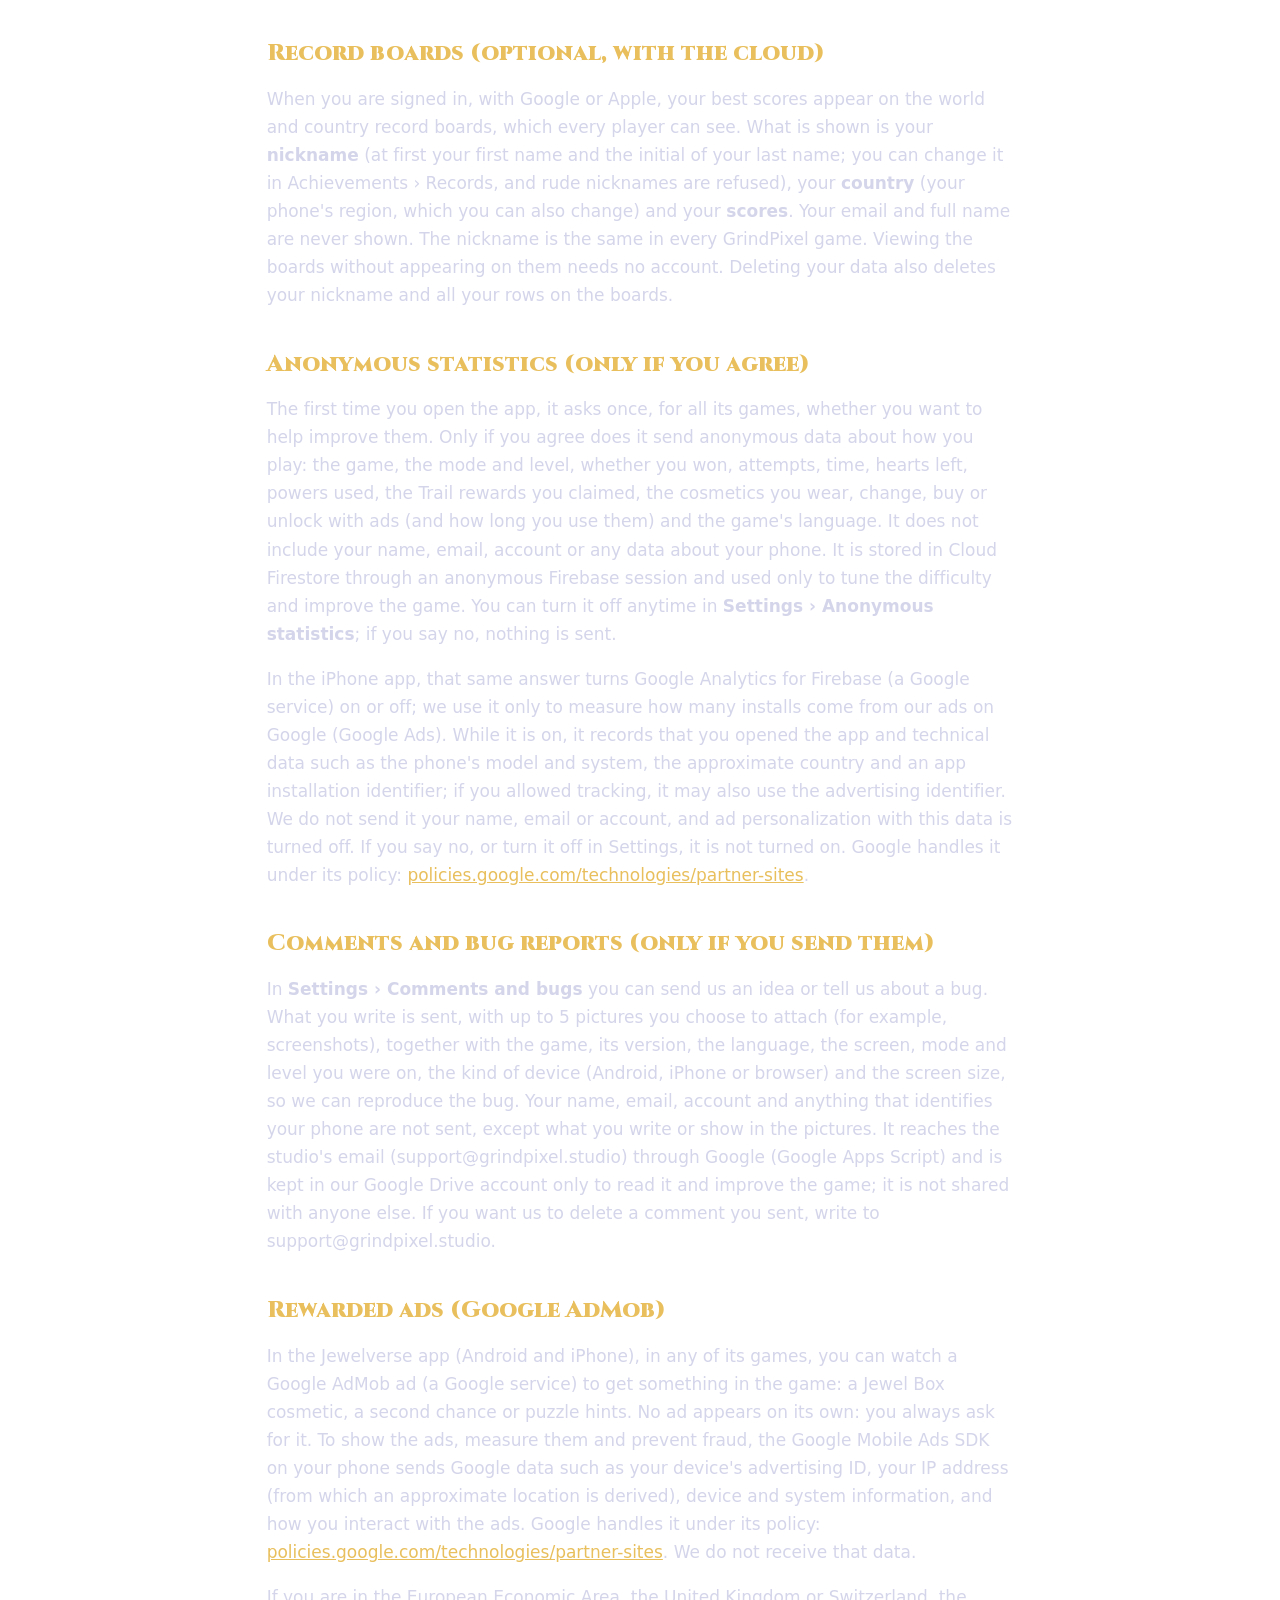
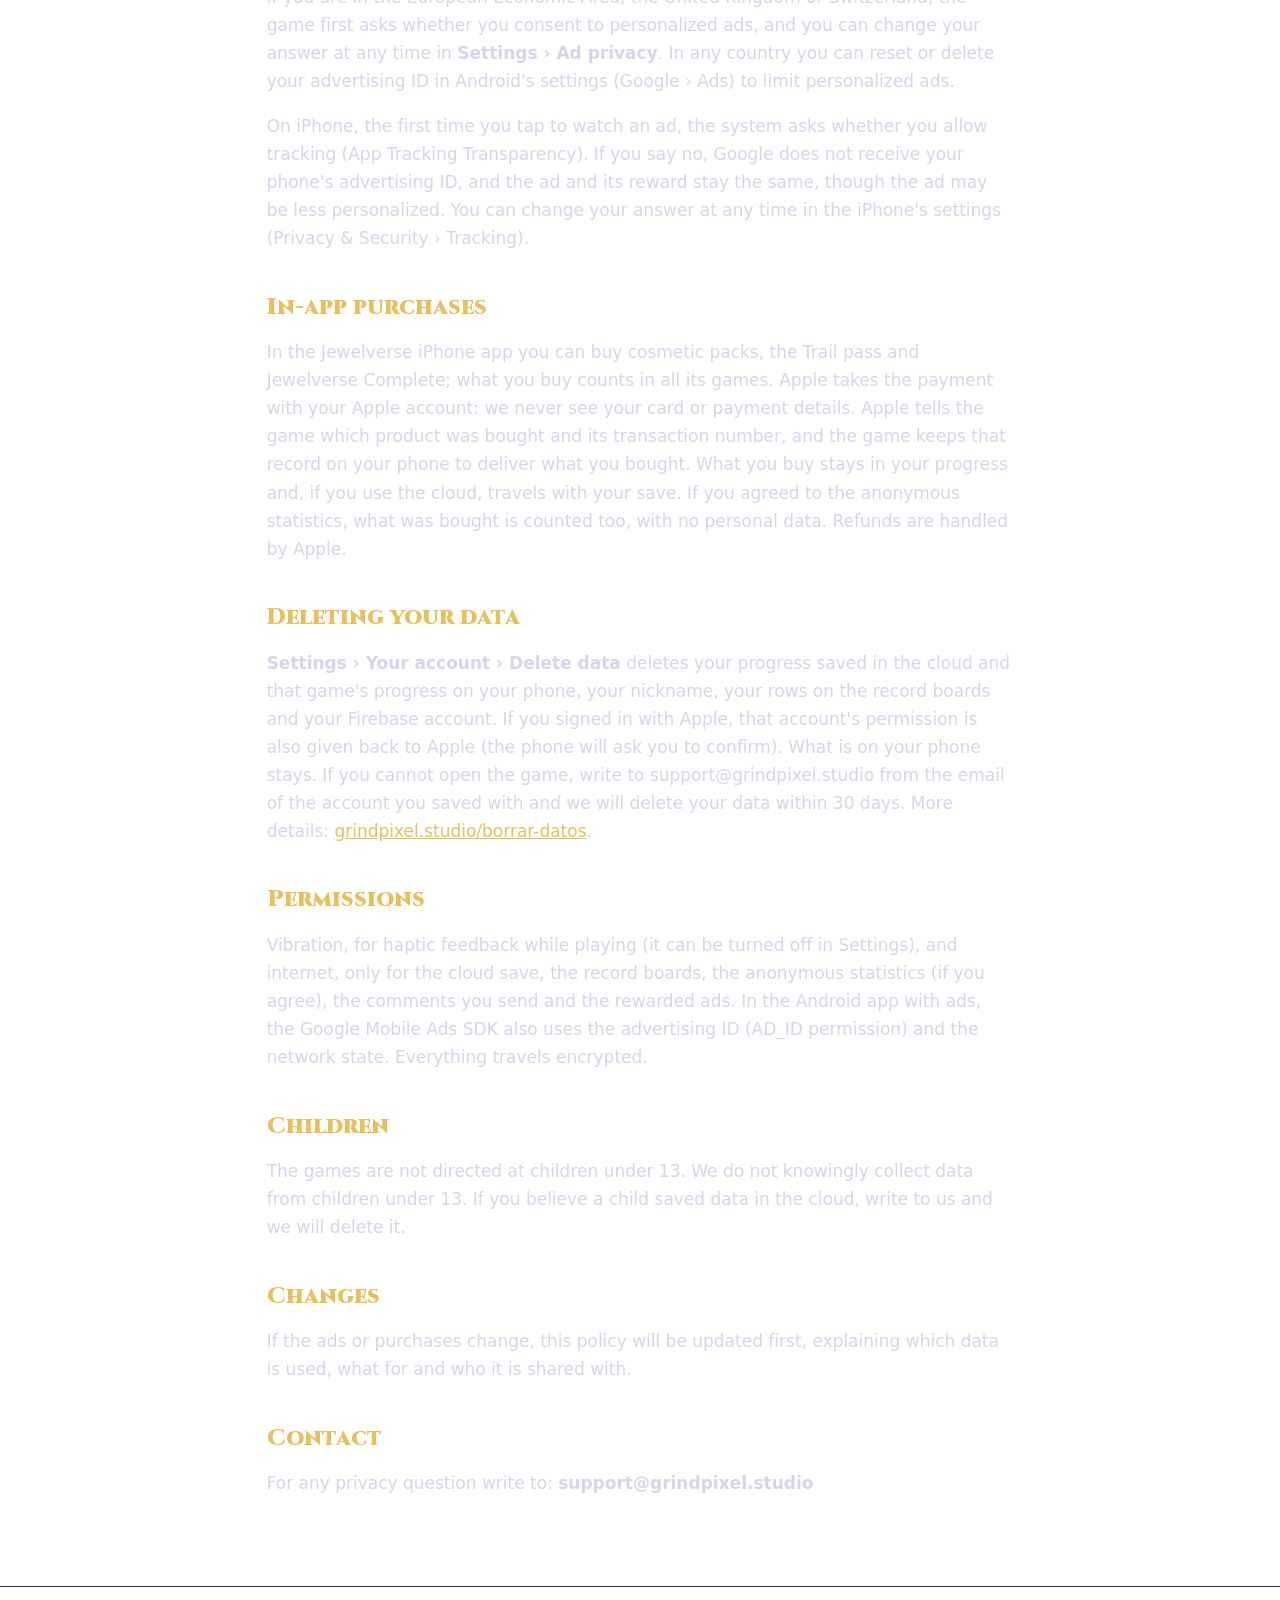
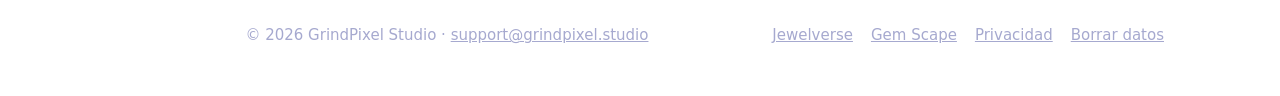
<file: privacidad/index.html>
<!doctype html>
<html lang="es">
<head>
<meta charset="utf-8">
<meta name="viewport" content="width=device-width, initial-scale=1">
<title>Política de privacidad · GrindPixel Studio</title>
<meta name="description" content="Política de privacidad de los juegos de Jewelverse.">
<meta property="og:title" content="Política de privacidad · GrindPixel Studio">
<meta property="og:description" content="Política de privacidad de los juegos de Jewelverse.">
<meta property="og:image" content="https://grindpixel.studio/img/gs-destacada.jpg">
<meta name="theme-color" content="#0b0c20">
<link rel="icon" href="../favicon.png">
<link rel="preload" href="../fonts/cinzel-latin.woff2" as="font" type="font/woff2" crossorigin>
<link rel="stylesheet" href="../estilo.css">

</head>
<body>
<header class="bar"><div class="wrap"><a class="logo" href="../"><img src="../img/logo.svg" alt="GrindPixel Studio" width="160" height="35"></a><nav><a href="../">Inicio</a><a href="../jewelverse/">Jewelverse</a><a href="../privacidad/" aria-current=page>Privacidad</a><a href="#contacto">Contacto</a></nav></div></header>
<main>
<article class="doc"><h1>Política de privacidad de Jewelverse</h1>
<p class="small">App: Jewelverse (Android y iPhone), con sus juegos Gem Scape, Gem Shift, Gem Cascade, Gem Pop, Gem Collapse y Gem Chain. Última actualización: 20 de noviembre de 2026 (en iPhone, Google Analytics para Firebase para medir las instalaciones que traen nuestros anuncios, solo si aceptas las estadísticas; antes, el 16 de noviembre, todos los juegos en una sola app, Jewelverse, que antes se llamaba Jewelverse - Gem Scape; antes, el 6 de noviembre, Gem Chain y Gem Collapse en la lista).</p>

<h2>Resumen</h2>
<p>La app Jewelverse ofrece en sus juegos anuncios con recompensa de Google AdMob: solo se muestra uno cuando tú tocas para verlo a cambio de algo dentro del juego. En iPhone tiene compras dentro de la aplicación, que cobra Apple. Solo si aceptas las estadísticas anónimas envía datos de cómo juegas y, en iPhone, usa Google Analytics para Firebase para saber si llegaste a la app desde un anuncio nuestro en Google. Por defecto tu avance se guarda solo en tu teléfono. Si tú lo eliges, puedes guardarlo en la nube con tu cuenta de Google o de Apple.</p>

<h2>Qué se guarda en tu teléfono</h2>
<p>Tu avance (niveles, estrellas, fragmentos, cosméticos, logros y ajustes) se guarda en el almacenamiento privado de la aplicación. Si tienes activada la copia de seguridad de Android, el sistema puede incluir estos datos en la copia de tu cuenta de Google, igual que con otras aplicaciones; eso lo controla Android desde los ajustes del teléfono.</p>
<p>En Ajustes puedes copiar tu avance como un código de respaldo. Ese código solo lo ves tú y solo se usa si tú lo pegas en el juego.</p>

<h2>Guardado en la nube (opcional)</h2>
<p>Si tocas <strong>Ajustes › Tu cuenta › Conectar</strong>, inicias sesión mediante Firebase Authentication (un servicio de Google): con tu cuenta de Google en la app de Android, y con tu cuenta de Apple o de Google en la app de iPhone. Tu avance de los juegos de Jewelverse se guarda en Cloud Firestore (también de Google), asociado a un identificador de usuario que crea Firebase. Usamos esos datos solo para guardar y recuperar tu avance en tus dispositivos. Con la sesión iniciada, <strong>Vincular</strong> agrega tu otra cuenta (Apple o Google) a esa misma partida, para entrar con cualquiera de las dos; una cuenta que ya tiene su propia partida nunca se junta con otra.</p>
<p>Datos que se procesan: el identificador de usuario de Firebase; el nombre y el correo de la cuenta con la que entras (el juego muestra el nombre para que sepas con qué cuenta guardas; el correo solo lo guarda Firebase para identificar la cuenta, y si entras con Apple y eliges ocultarlo, Apple da en su lugar una dirección de reenvío); y tu avance en el juego. No los vendemos ni los compartimos con nadie para publicidad. Google los procesa como proveedor del servicio, según sus propias condiciones, y Apple, si entras con Apple, según las suyas.</p>
<p>Si juegas con la misma cuenta en dos teléfonos sin internet y al conectarte eliges una de las dos partidas, la otra se guarda solo en ese teléfono durante 30 días para que puedas volver a ella en Ajustes › Tu cuenta. Después se borra. Si cambias de cuenta, cada una conserva su propia partida y ninguna se copia a la otra.</p>
<p>Los datos viajan cifrados por internet (HTTPS).</p>

<h2>Tablas de récords (opcional, con la nube)</h2>
<p>Con tu sesión iniciada, con Google o con Apple, tus mejores puntajes aparecen en las tablas de récords del mundo y de tu país, que ven todos los jugadores. Lo que se muestra es tu <strong>apodo</strong> (al principio, tu nombre de pila y la inicial de tu apellido; lo puedes cambiar en Logros › Récords, y no se aceptan apodos groseros), el <strong>país</strong> (la región de tu teléfono, que también puedes cambiar) y tus <strong>puntajes</strong>. Tu correo y tu nombre completo nunca se muestran. El apodo es el mismo en todos los juegos de GrindPixel. Para ver las tablas sin aparecer en ellas no hace falta cuenta. Al borrar tus datos se borran también tu apodo y todas tus filas de las tablas.</p>

<h2>Estadísticas anónimas (solo si aceptas)</h2>
<p>La primera vez que abres la app, te pregunta una sola vez, para todos sus juegos, si quieres ayudar a mejorarlos. Solo si aceptas, envía datos anónimos de cómo juegas: el juego, el modo y el nivel, si lo ganaste, los intentos, el tiempo, los corazones que te quedaron, los poderes que usaste, las recompensas del Sendero que reclamaste, los cosméticos que llevas puestos, cambias, compras o desbloqueas con anuncios (y cuánto tiempo los usas) y el idioma del juego. No incluyen tu nombre, tu correo, tu cuenta ni datos de tu teléfono. Se guardan en Cloud Firestore con una sesión anónima de Firebase y los usamos solo para ajustar la dificultad y mejorar el juego. Puedes apagarlo cuando quieras en <strong>Ajustes › Estadísticas anónimas</strong>; si dices que no, no se envía nada.</p>
<p>En la app de iPhone, esa misma respuesta enciende o apaga Google Analytics para Firebase (un servicio de Google), que usamos solo para medir cuántas instalaciones llegan desde nuestros anuncios en Google (Google Ads). Mientras está encendido, registra que abriste la app y datos técnicos como el modelo y el sistema del teléfono, el país aproximado y un identificador de instalación de la app; si permitiste el rastreo, puede usar también el identificador de publicidad. No le enviamos tu nombre, tu correo ni tu cuenta, y la personalización de anuncios con estos datos está desactivada. Si dices que no, o lo apagas en Ajustes, no se activa. Google lo trata según su política: <a href="https://policies.google.com/technologies/partner-sites">policies.google.com/technologies/partner-sites</a>.</p>

<h2>Comentarios y errores (solo si los envías)</h2>
<p>En <strong>Ajustes › Comentarios y errores</strong> puedes mandarnos una idea o avisarnos de un error. Se envía lo que escribes y hasta 5 imágenes que tú elijas adjuntar (por ejemplo, capturas de pantalla), junto con el juego, su versión, el idioma, la pantalla, el modo y el nivel donde estabas, el tipo de aparato (Android, iPhone o navegador) y el tamaño de la pantalla, para poder reproducir el error. No se envía tu nombre, tu correo, tu cuenta ni nada que identifique tu teléfono, salvo lo que tú escribas o muestres en las imágenes. Llega al correo del estudio (support@grindpixel.studio) por medio de Google (Google Apps Script) y se guarda en nuestra cuenta de Google Drive solo para leerlo y mejorar el juego; no se comparte con nadie más. Si quieres que borremos un comentario que enviaste, escríbenos a support@grindpixel.studio.</p>

<h2>Anuncios con recompensa (Google AdMob)</h2>
<p>En la app Jewelverse (Android y iPhone), en cualquiera de sus juegos, puedes ver un anuncio de Google AdMob (un servicio de Google) para conseguir algo dentro del juego: un cosmético del Joyero, una segunda oportunidad o pistas en los puzles. Ningún anuncio aparece solo: siempre lo pides tú. Para mostrar los anuncios, medirlos y evitar fraudes, el SDK de Google Mobile Ads de tu teléfono envía a Google datos como el identificador de publicidad de tu dispositivo, tu dirección IP (de la que se deduce una ubicación aproximada), información del dispositivo y del sistema, y cómo interactúas con los anuncios. Google los trata según su política: <a href="https://policies.google.com/technologies/partner-sites">policies.google.com/technologies/partner-sites</a>. Nosotros no recibimos esos datos.</p>
<p>Si estás en el Espacio Económico Europeo, el Reino Unido o Suiza, el juego te pregunta primero si das tu consentimiento para anuncios personalizados, y puedes cambiar tu respuesta cuando quieras en <strong>Ajustes › Privacidad de anuncios</strong>. En cualquier país puedes restablecer o eliminar tu identificador de publicidad desde los ajustes de Android (Google › Anuncios) para limitar los anuncios personalizados.</p>
<p>En iPhone, la primera vez que tocas para ver un anuncio, el sistema te pregunta si permites el seguimiento (App Tracking Transparency). Si dices que no, Google no recibe el identificador de publicidad de tu teléfono y el anuncio y su premio siguen igual, aunque el anuncio sea menos personalizado. Puedes cambiar tu respuesta cuando quieras en los ajustes del iPhone (Privacidad y seguridad › Rastreo).</p>

<h2>Compras dentro de la aplicación</h2>
<p>En la app de iPhone de Jewelverse puedes comprar paquetes de cosméticos, el pase del Sendero y Jewelverse completo; lo comprado vale en todos sus juegos. El pago lo hace Apple con tu cuenta de Apple: nosotros nunca vemos tu tarjeta ni tus datos de pago. Apple le dice al juego qué producto se compró y su número de transacción, y el juego guarda ese registro en tu teléfono para entregarte lo comprado. Lo que compras queda en tu avance y, si usas la nube, viaja con tu partida. Si aceptaste las estadísticas anónimas, también se cuenta qué se compró, sin datos personales. Los reembolsos los gestiona Apple.</p>

<h2>Borrar tus datos</h2>
<p>En <strong>Ajustes › Tu cuenta › Borrar datos</strong> se borran tu avance guardado en la nube y el de ese juego en tu teléfono, tu apodo, tus filas de las tablas de récords y tu cuenta de Firebase. Si entraste con Apple, además se le devuelve a Apple el permiso de esa cuenta (el teléfono te pedirá confirmarlo). Lo que está en tu teléfono se queda. Si no puedes entrar al juego, escribe a support@grindpixel.studio desde el correo de la cuenta con la que guardaste y borraremos tus datos en un máximo de 30 días. Más detalles: <a href="https://grindpixel.studio/borrar-datos/">grindpixel.studio/borrar-datos</a>.</p>

<h2>Permisos</h2>
<p>Vibración, para la respuesta háptica al jugar (se puede apagar en Ajustes), e internet, solo para el guardado en la nube, las tablas de récords, las estadísticas anónimas (si las aceptas), los comentarios que envíes y los anuncios con recompensa. En la app de Android con anuncios, el SDK de Google Mobile Ads usa además el identificador de publicidad (permiso AD_ID) y el estado de la red. Todo viaja cifrado.</p>

<h2>Niños</h2>
<p>Los juegos no están dirigidos a menores de 13 años. No recogemos a sabiendas datos de menores de 13 años. Si crees que un menor guardó datos en la nube, escríbenos y los borraremos.</p>

<h2>Cambios</h2>
<p>Si cambian los anuncios o las compras, esta política se actualizará antes y explicará qué datos se usan, para qué y con quién se comparten.</p>

<h2>Contacto</h2>
<p>Para cualquier pregunta sobre privacidad escribe a: <strong>support@grindpixel.studio</strong></p>

<hr>

<h1>Jewelverse privacy policy</h1>
<p class="small">App: Jewelverse (Android and iPhone), with its games Gem Scape, Gem Shift, Gem Cascade, Gem Pop, Gem Collapse and Gem Chain. Last updated: November 20, 2026 (on iPhone, Google Analytics for Firebase to measure the installs our ads bring, only if you agree to the statistics; before that, on November 16, every game in one app, Jewelverse, formerly called Jewelverse - Gem Scape; before that, on November 6, Gem Chain and Gem Collapse in the list).</p>

<h2>Summary</h2>
<p>The Jewelverse app offers rewarded ads from Google AdMob in its games: one is shown only when you tap to watch it in exchange for something in the game. On iPhone it has in-app purchases, charged by Apple. Only if you agree to the anonymous statistics does it send data about how you play and, on iPhone, use Google Analytics for Firebase to know whether you came to the app from one of our ads on Google. By default your progress is saved only on your phone. If you choose to, you can save it in the cloud with your Google or Apple account.</p>

<h2>What is saved on your phone</h2>
<p>Your progress (levels, stars, fragments, cosmetics, achievements and settings) is saved in the app's private storage. If Android backup is on, the system may include this data in your Google account's backup, as for other apps; Android controls this from your phone's settings.</p>
<p>In Settings you can copy your progress as a backup code. Only you see that code, and it is only used if you paste it into the game.</p>

<h2>Cloud save (optional)</h2>
<p>If you tap <strong>Settings › Your account › Connect</strong>, you sign in through Firebase Authentication (a Google service): with your Google account in the Android app, and with your Apple or Google account in the iPhone app. Your progress in the Jewelverse games is saved in Cloud Firestore (also by Google), linked to a user identifier created by Firebase. We use this data only to save and restore your progress on your devices. Once signed in, <strong>Link</strong> adds your other account (Apple or Google) to that same save, so you can sign in with either; an account that already has its own save is never joined with another.</p>
<p>Data processed: your Firebase user identifier; the name and email of the account you sign in with (the game shows the name so you know which account you save to; the email is only kept by Firebase to identify the account, and if you sign in with Apple and choose to hide it, Apple gives a forwarding address instead); and your game progress. We do not sell it or share it with anyone for advertising. Google processes it as the service provider, under its own terms, and Apple, if you sign in with Apple, under its own.</p>
<p>If you play with the same account on two phones without internet and choose one of the two saves when you connect, the other is kept only on that phone for 30 days so you can go back to it in Settings › Your account. It is deleted after that. If you change account, each one keeps its own save and neither is copied to the other.</p>
<p>The data travels encrypted over the internet (HTTPS).</p>

<h2>Record boards (optional, with the cloud)</h2>
<p>When you are signed in, with Google or Apple, your best scores appear on the world and country record boards, which every player can see. What is shown is your <strong>nickname</strong> (at first your first name and the initial of your last name; you can change it in Achievements › Records, and rude nicknames are refused), your <strong>country</strong> (your phone's region, which you can also change) and your <strong>scores</strong>. Your email and full name are never shown. The nickname is the same in every GrindPixel game. Viewing the boards without appearing on them needs no account. Deleting your data also deletes your nickname and all your rows on the boards.</p>

<h2>Anonymous statistics (only if you agree)</h2>
<p>The first time you open the app, it asks once, for all its games, whether you want to help improve them. Only if you agree does it send anonymous data about how you play: the game, the mode and level, whether you won, attempts, time, hearts left, powers used, the Trail rewards you claimed, the cosmetics you wear, change, buy or unlock with ads (and how long you use them) and the game's language. It does not include your name, email, account or any data about your phone. It is stored in Cloud Firestore through an anonymous Firebase session and used only to tune the difficulty and improve the game. You can turn it off anytime in <strong>Settings › Anonymous statistics</strong>; if you say no, nothing is sent.</p>
<p>In the iPhone app, that same answer turns Google Analytics for Firebase (a Google service) on or off; we use it only to measure how many installs come from our ads on Google (Google Ads). While it is on, it records that you opened the app and technical data such as the phone's model and system, the approximate country and an app installation identifier; if you allowed tracking, it may also use the advertising identifier. We do not send it your name, email or account, and ad personalization with this data is turned off. If you say no, or turn it off in Settings, it is not turned on. Google handles it under its policy: <a href="https://policies.google.com/technologies/partner-sites">policies.google.com/technologies/partner-sites</a>.</p>

<h2>Comments and bug reports (only if you send them)</h2>
<p>In <strong>Settings › Comments and bugs</strong> you can send us an idea or tell us about a bug. What you write is sent, with up to 5 pictures you choose to attach (for example, screenshots), together with the game, its version, the language, the screen, mode and level you were on, the kind of device (Android, iPhone or browser) and the screen size, so we can reproduce the bug. Your name, email, account and anything that identifies your phone are not sent, except what you write or show in the pictures. It reaches the studio's email (support@grindpixel.studio) through Google (Google Apps Script) and is kept in our Google Drive account only to read it and improve the game; it is not shared with anyone else. If you want us to delete a comment you sent, write to support@grindpixel.studio.</p>

<h2>Rewarded ads (Google AdMob)</h2>
<p>In the Jewelverse app (Android and iPhone), in any of its games, you can watch a Google AdMob ad (a Google service) to get something in the game: a Jewel Box cosmetic, a second chance or puzzle hints. No ad appears on its own: you always ask for it. To show the ads, measure them and prevent fraud, the Google Mobile Ads SDK on your phone sends Google data such as your device's advertising ID, your IP address (from which an approximate location is derived), device and system information, and how you interact with the ads. Google handles it under its policy: <a href="https://policies.google.com/technologies/partner-sites">policies.google.com/technologies/partner-sites</a>. We do not receive that data.</p>
<p>If you are in the European Economic Area, the United Kingdom or Switzerland, the game first asks whether you consent to personalized ads, and you can change your answer at any time in <strong>Settings › Ad privacy</strong>. In any country you can reset or delete your advertising ID in Android's settings (Google › Ads) to limit personalized ads.</p>
<p>On iPhone, the first time you tap to watch an ad, the system asks whether you allow tracking (App Tracking Transparency). If you say no, Google does not receive your phone's advertising ID, and the ad and its reward stay the same, though the ad may be less personalized. You can change your answer at any time in the iPhone's settings (Privacy & Security › Tracking).</p>

<h2>In-app purchases</h2>
<p>In the Jewelverse iPhone app you can buy cosmetic packs, the Trail pass and Jewelverse Complete; what you buy counts in all its games. Apple takes the payment with your Apple account: we never see your card or payment details. Apple tells the game which product was bought and its transaction number, and the game keeps that record on your phone to deliver what you bought. What you buy stays in your progress and, if you use the cloud, travels with your save. If you agreed to the anonymous statistics, what was bought is counted too, with no personal data. Refunds are handled by Apple.</p>

<h2>Deleting your data</h2>
<p><strong>Settings › Your account › Delete data</strong> deletes your progress saved in the cloud and that game's progress on your phone, your nickname, your rows on the record boards and your Firebase account. If you signed in with Apple, that account's permission is also given back to Apple (the phone will ask you to confirm). What is on your phone stays. If you cannot open the game, write to support@grindpixel.studio from the email of the account you saved with and we will delete your data within 30 days. More details: <a href="https://grindpixel.studio/borrar-datos/">grindpixel.studio/borrar-datos</a>.</p>

<h2>Permissions</h2>
<p>Vibration, for haptic feedback while playing (it can be turned off in Settings), and internet, only for the cloud save, the record boards, the anonymous statistics (if you agree), the comments you send and the rewarded ads. In the Android app with ads, the Google Mobile Ads SDK also uses the advertising ID (AD_ID permission) and the network state. Everything travels encrypted.</p>

<h2>Children</h2>
<p>The games are not directed at children under 13. We do not knowingly collect data from children under 13. If you believe a child saved data in the cloud, write to us and we will delete it.</p>

<h2>Changes</h2>
<p>If the ads or purchases change, this policy will be updated first, explaining which data is used, what for and who it is shared with.</p>

<h2>Contact</h2>
<p>For any privacy question write to: <strong>support@grindpixel.studio</strong></p></article>
</main>
<footer id="contacto"><div class="wrap">
  <img src="../img/logo.svg" alt="GrindPixel Studio" width="120" height="26">
  <span>© 2026 GrindPixel Studio · <a href="mailto:support@grindpixel.studio">support@grindpixel.studio</a></span>
  <nav><a href="../jewelverse/">Jewelverse</a><a href="../jewelverse/gem-scape/">Gem Scape</a><a href="../privacidad/">Privacidad</a><a href="../borrar-datos/">Borrar datos</a></nav>
</div></footer>
<script src="../js/marca.js"></script>
<script src="../js/sitio.js"></script>
</body>
</html>
</file>
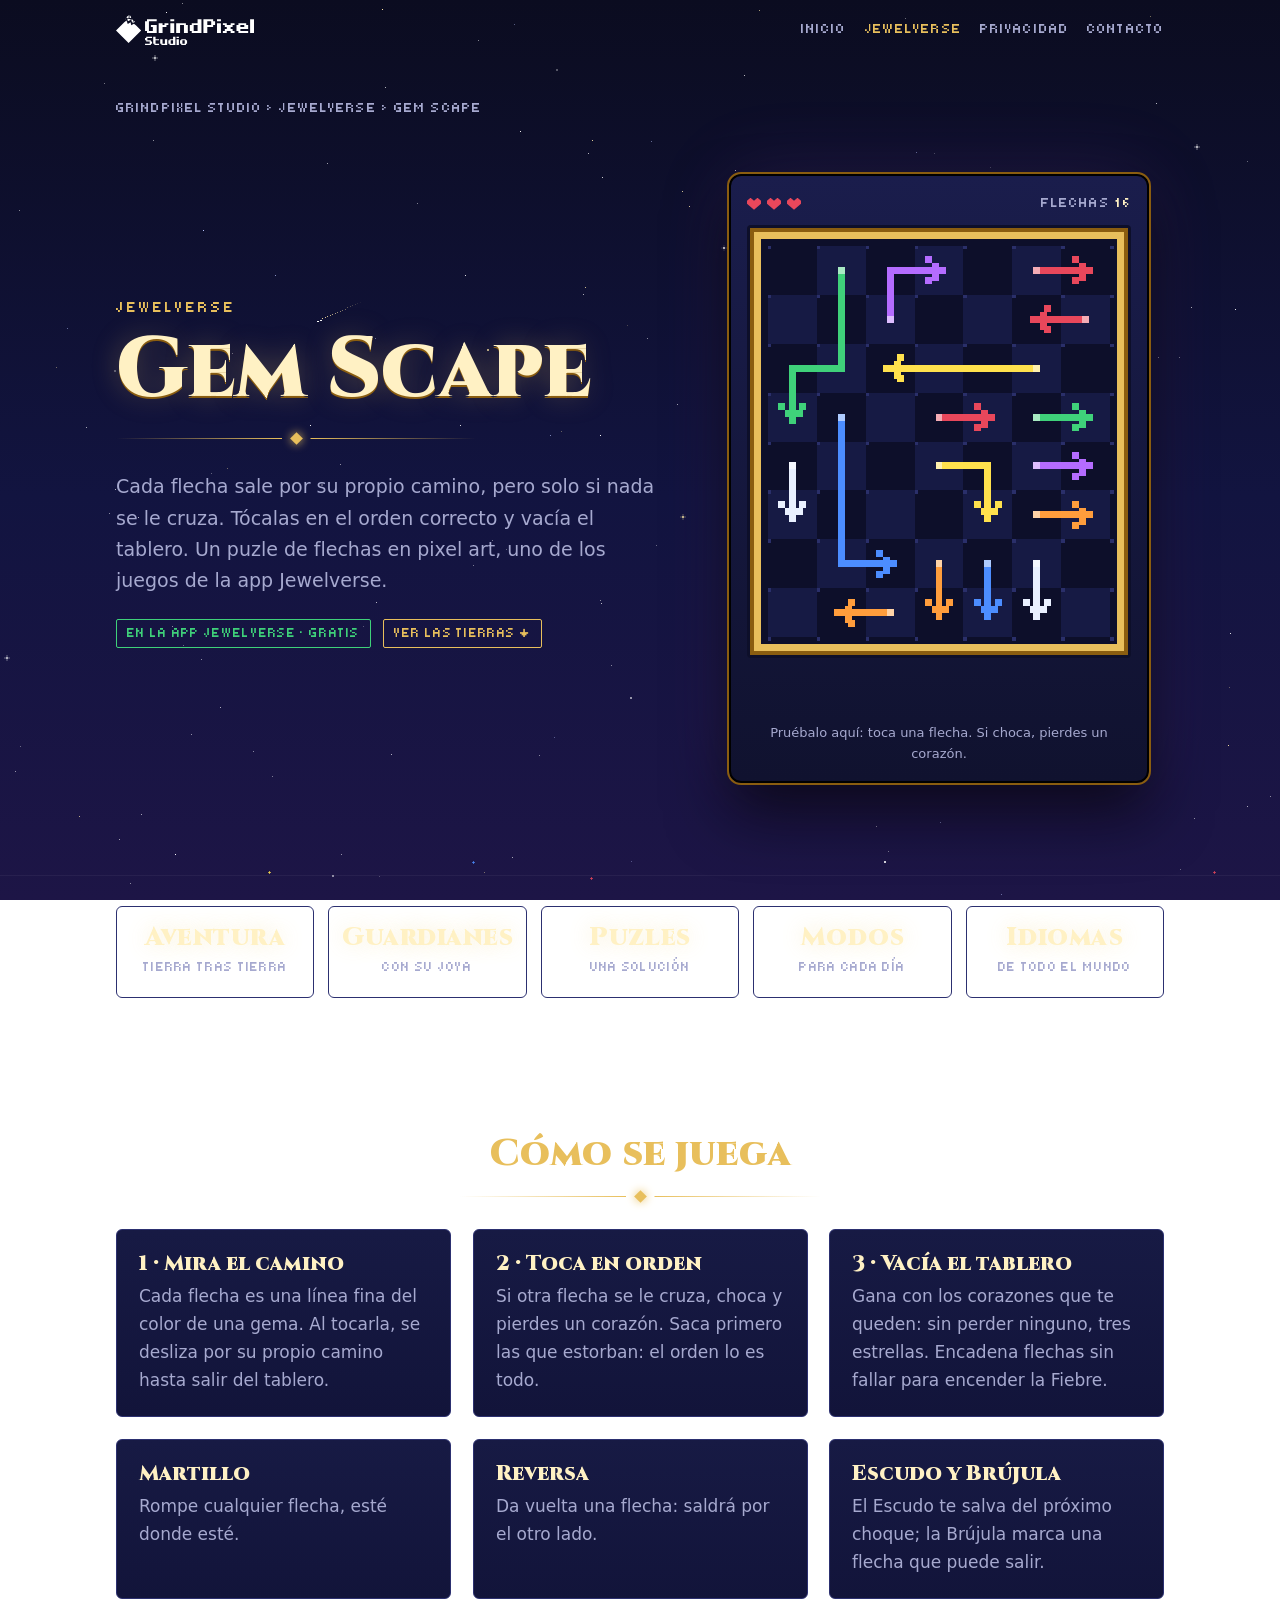
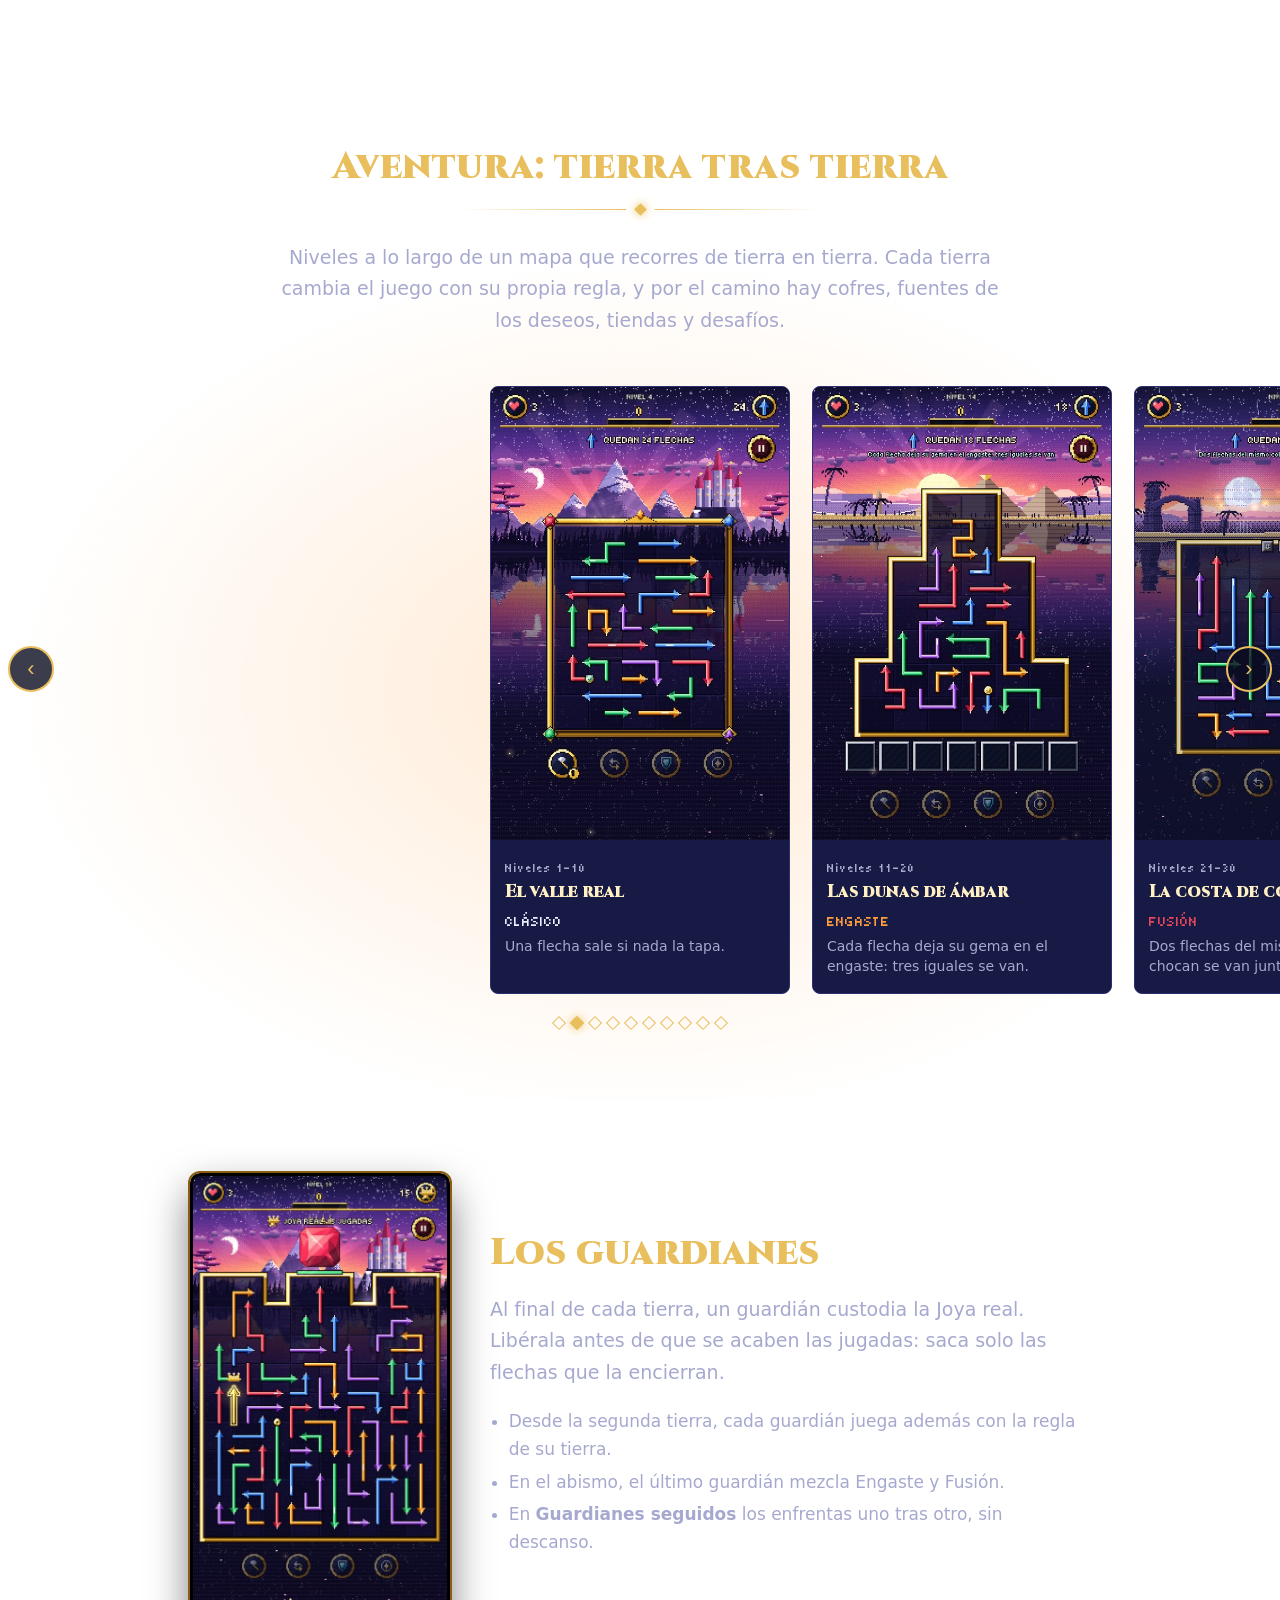
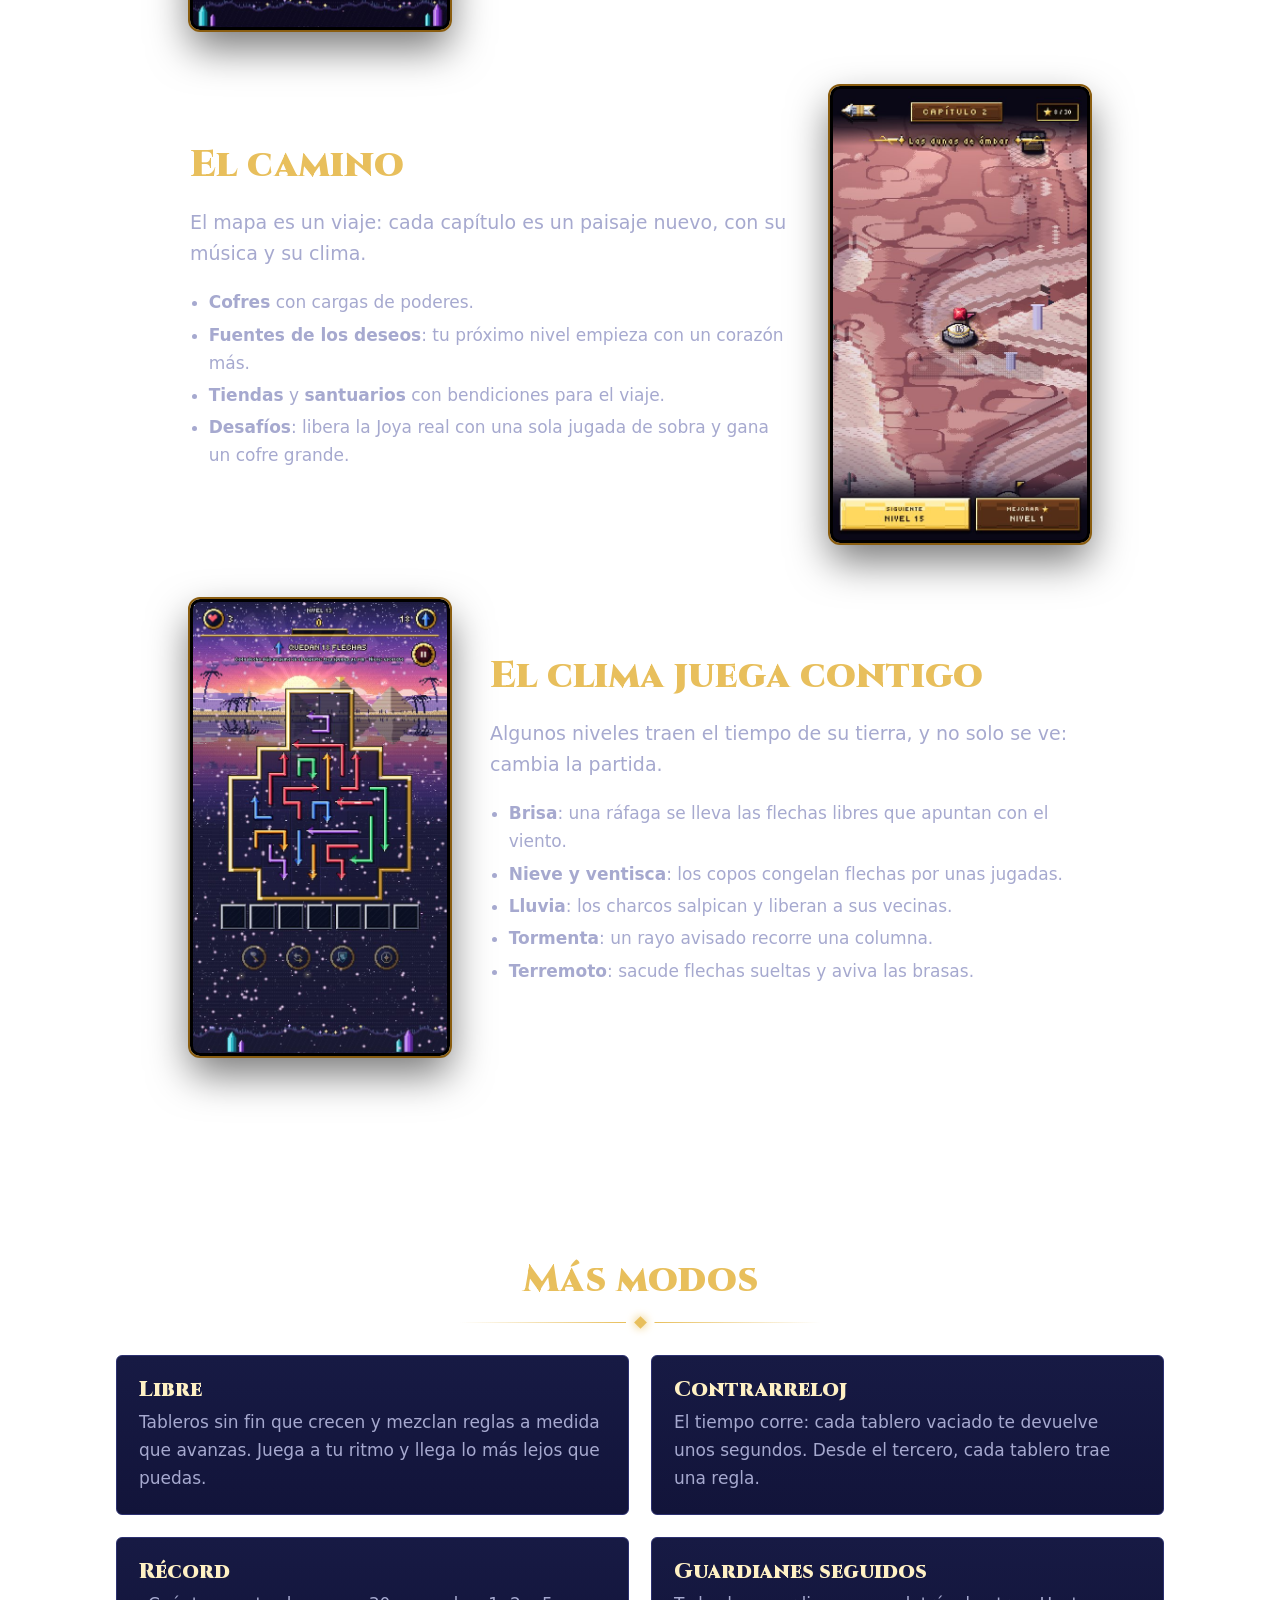
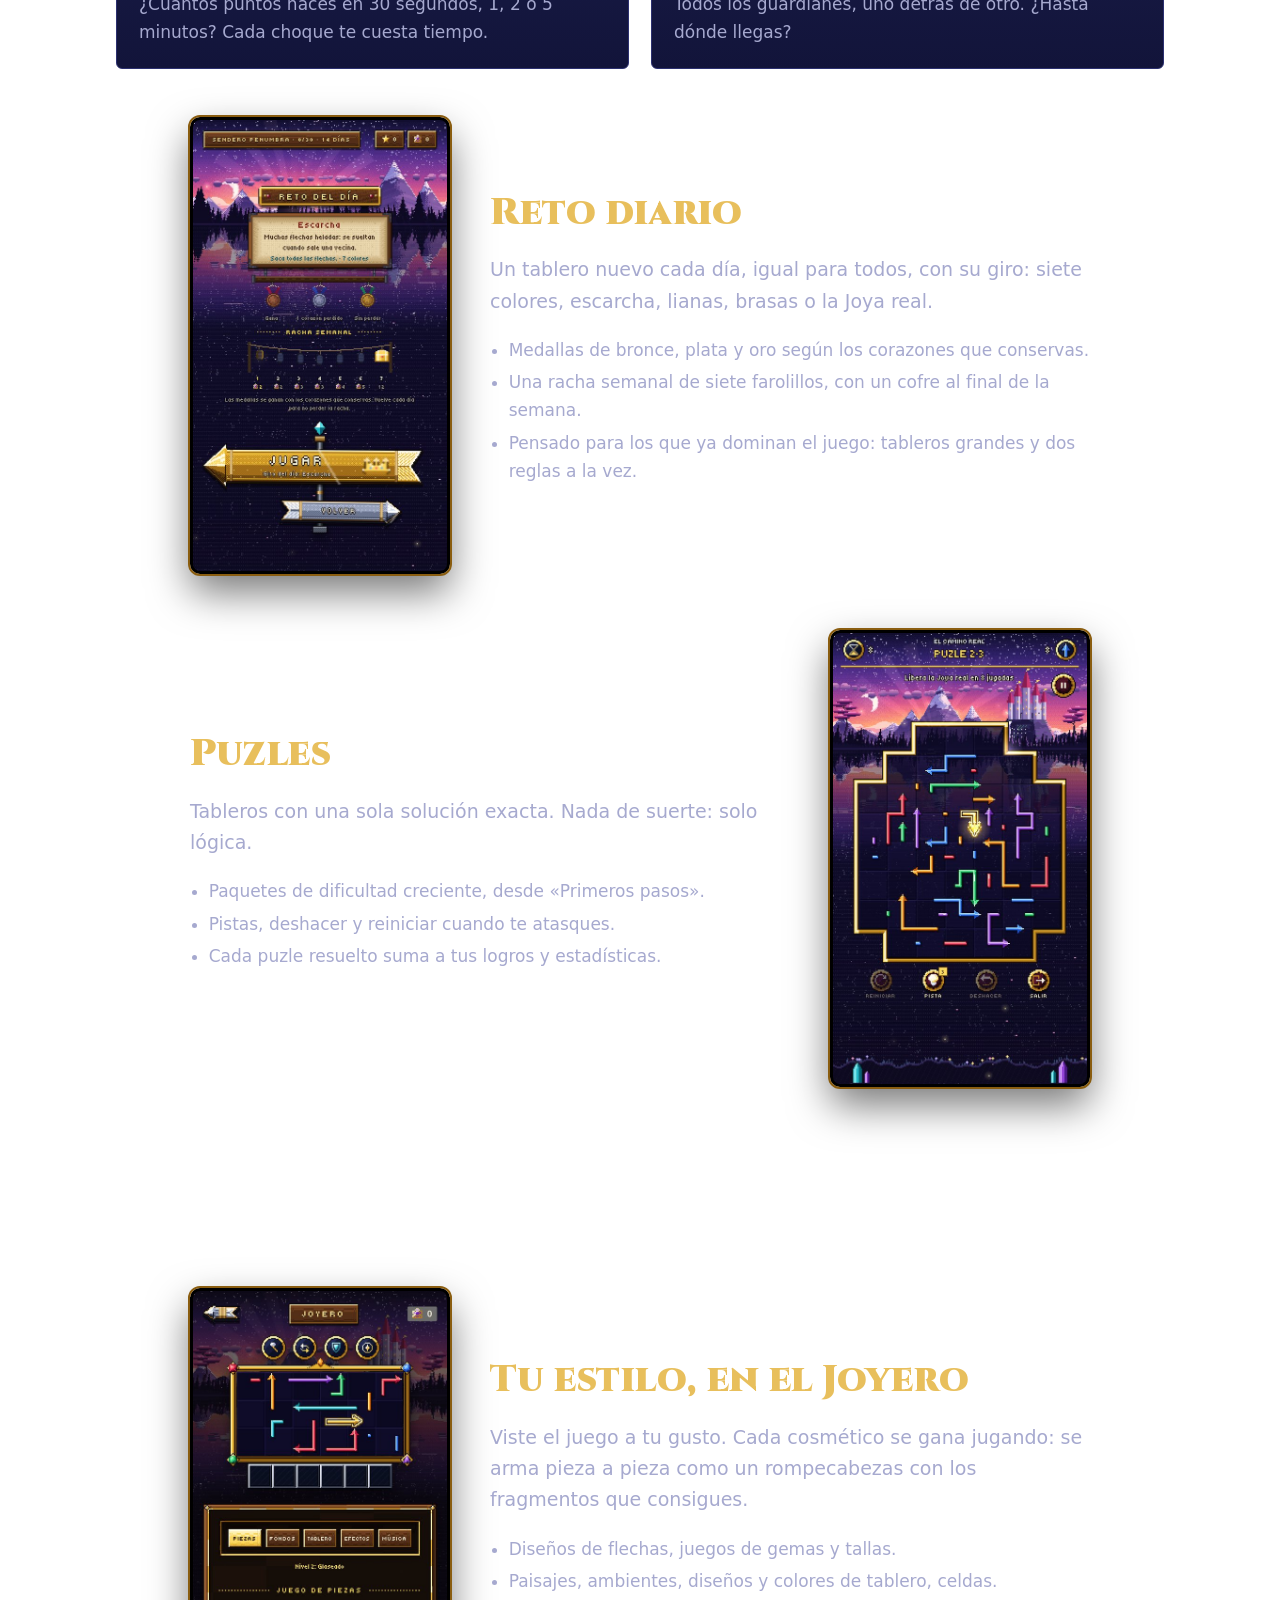
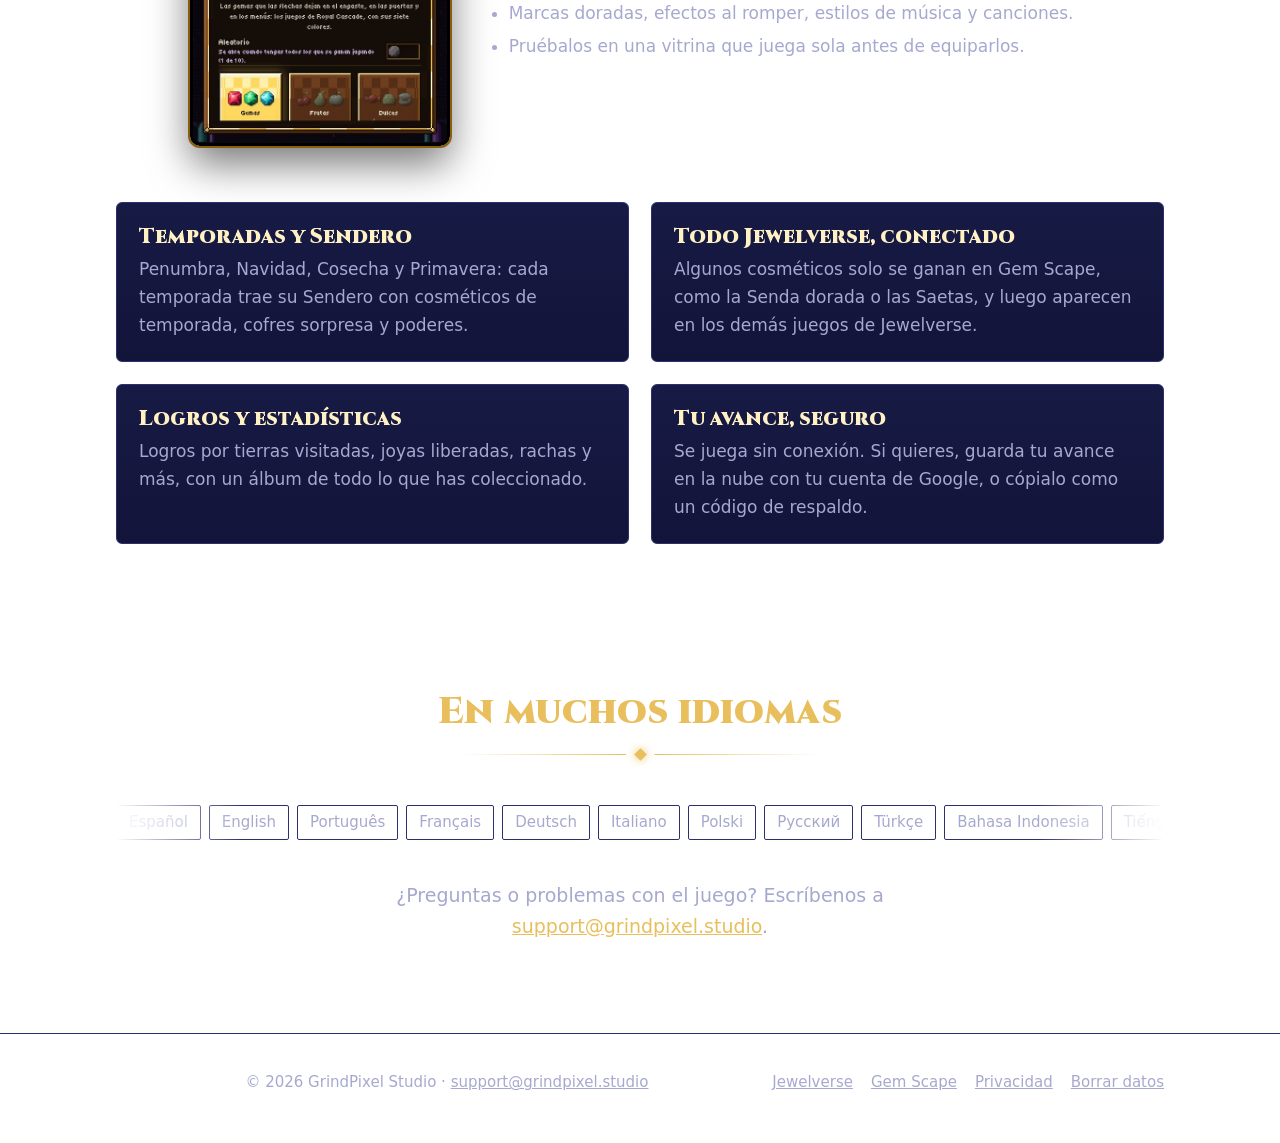
<file: jewelverse/gem-scape/index.html>
<!doctype html>
<html lang="es">
<head>
<meta charset="utf-8">
<meta name="viewport" content="width=device-width, initial-scale=1">
<title>Gem Scape · Jewelverse · GrindPixel Studio</title>
<meta name="description" content="Un puzle de flechas en pixel art: toca cada flecha en el orden correcto y vacía el tablero. Tierras con su propia regla, guardianes, Reto diario, puzles y muchos idiomas.">
<meta property="og:title" content="Gem Scape · Jewelverse · GrindPixel Studio">
<meta property="og:description" content="Un puzle de flechas en pixel art: toca cada flecha en el orden correcto y vacía el tablero. Tierras con su propia regla, guardianes, Reto diario, puzles y muchos idiomas.">
<meta property="og:image" content="https://grindpixel.studio/img/gs-destacada.jpg">
<meta name="theme-color" content="#0b0c20">
<link rel="icon" href="../../favicon.png">
<link rel="preload" href="../../fonts/cinzel-latin.woff2" as="font" type="font/woff2" crossorigin>
<link rel="stylesheet" href="../../estilo.css">

</head>
<body>
<header class="bar"><div class="wrap"><a class="logo" href="../../"><img src="../../img/logo.svg" alt="GrindPixel Studio" width="160" height="35"></a><nav><a href="../../">Inicio</a><a href="../../jewelverse/" aria-current=page>Jewelverse</a><a href="../../privacidad/">Privacidad</a><a href="#contacto">Contacto</a></nav></div></header>
<main>
<section style="padding-top:36px">
  <div class="wrap">
    <p class="crumb" data-rv><a href="../../">GrindPixel Studio</a> › <a href="../../jewelverse/">Jewelverse</a> › Gem Scape</p>
    <div class="ghero">
      <div data-rv>
        <span class="kicker">JEWELVERSE</span>
        <h1>Gem Scape</h1>
        <div class="orn"><i></i></div>
        <p class="lead">Cada flecha sale por su propio camino, pero solo si nada se le cruza. Tócalas en el orden correcto y vacía el tablero. Un puzle de flechas en pixel art, uno de los juegos de la app Jewelverse.</p>
        <p style="margin-top:22px; display:flex; gap:12px; flex-wrap:wrap" class="ctas"><a class="tag soon" style="text-decoration:none" href="https://apps.apple.com/app/id6828894655">En la app Jewelverse · Gratis</a><a class="tag" style="color:var(--gold); text-decoration:none" href="#aventura">Ver las tierras ↓</a></p>
      </div>
      <div class="play" data-rv>
        <div class="top"><span id="tHearts"></span><span>FLECHAS <b id="tLeft">0</b></span></div>
        <canvas id="tablero" aria-label="Un tablero de Gem Scape para jugar: toca las flechas"></canvas>
        <div class="bot"><span id="tMsg"></span><button class="btn" id="tAgain" hidden>OTRO TABLERO</button></div>
        <p class="hint">Pruébalo aquí: toca una flecha. Si choca, pierdes un corazón.</p>
      </div>
    </div>
  </div>
</section>

<section style="padding:30px 0 60px">
  <div class="wrap">
    <div class="stats words" data-rv-kids>
      <div><b>Aventura</b><span>tierra tras tierra</span></div>
      <div><b>Guardianes</b><span>con su joya</span></div>
      <div><b>Puzles</b><span>una solución</span></div>
      <div><b>Modos</b><span>para cada día</span></div>
      <div><b>Idiomas</b><span>de todo el mundo</span></div>
    </div>
  </div>
</section>

<section id="jugar">
  <div class="wrap">
    <h2 data-rv>Cómo se juega</h2>
    <div class="orn" data-rv><i></i></div>
    <div class="grid g3" data-rv-kids>
      <div class="card tilt"><h3>1 · Mira el camino</h3><p>Cada flecha es una línea fina del color de una gema. Al tocarla, se desliza por su propio camino hasta salir del tablero.</p></div>
      <div class="card tilt"><h3>2 · Toca en orden</h3><p>Si otra flecha se le cruza, choca y pierdes un corazón. Saca primero las que estorban: el orden lo es todo.</p></div>
      <div class="card tilt"><h3>3 · Vacía el tablero</h3><p>Gana con los corazones que te queden: sin perder ninguno, tres estrellas. Encadena flechas sin fallar para encender la Fiebre.</p></div>
    </div>
    <div class="grid g3" style="margin-top:22px" data-rv-kids>
      <div class="card tilt"><h3>Martillo</h3><p>Rompe cualquier flecha, esté donde esté.</p></div>
      <div class="card tilt"><h3>Reversa</h3><p>Da vuelta una flecha: saldrá por el otro lado.</p></div>
      <div class="card tilt"><h3>Escudo y Brújula</h3><p>El Escudo te salva del próximo choque; la Brújula marca una flecha que puede salir.</p></div>
    </div>
  </div>
</section>

<section id="aventura">
  <div class="wrap">
    <h2 data-rv>Aventura: tierra tras tierra</h2>
    <div class="orn" data-rv><i></i></div>
    <p data-rv class="lead center" style="margin:0 auto 40px">Niveles a lo largo de un mapa que recorres de tierra en tierra. Cada tierra cambia el juego con su propia regla, y por el camino hay cofres, fuentes de los deseos, tiendas y desafíos.</p>
  </div>
  <div class="cwrap" data-rv>
    <button class="cbtn cprev" aria-label="Tierra anterior">‹</button>
    <div class="carrusel">
      <div class="land tilt" data-c="#e9f0ff"><img src="../../img/gs-valle.jpg" alt="" loading="lazy"><div><span class="n">Niveles 1–10</span><h3>El valle real</h3><b style="color:var(--pearl)">Clásico</b><p>Una flecha sale si nada la tapa.</p></div></div>
      <div class="land tilt" data-c="#ff9d3c"><img src="../../img/gs-dunas.jpg" alt="" loading="lazy"><div><span class="n">Niveles 11–20</span><h3>Las dunas de ámbar</h3><b style="color:var(--topaz)">Engaste</b><p>Cada flecha deja su gema en el engaste: tres iguales se van.</p></div></div>
      <div class="land tilt" data-c="#e8475b"><img src="../../img/gs-costa.jpg" alt="" loading="lazy"><div><span class="n">Niveles 21–30</span><h3>La costa de coral</h3><b style="color:var(--ruby)">Fusión</b><p>Dos flechas del mismo color que chocan se van juntas.</p></div></div>
      <div class="land tilt" data-c="#4c8dff"><img src="../../img/gs-hielo.jpg" alt="" loading="lazy"><div><span class="n">Niveles 31–40</span><h3>Los picos de hielo</h3><b style="color:var(--sapphire)">Escarcha</b><p>Una flecha helada se suelta cuando sale una vecina.</p></div></div>
      <div class="land tilt" data-c="#ff6a3c"><img src="../../img/gs-volcan.jpg" alt="" loading="lazy"><div><span class="n">Niveles 41–50</span><h3>El reino del volcán</h3><b style="color:var(--topaz)">Brasas</b><p>Saca las flechas encendidas antes de que se quemen.</p></div></div>
      <div class="land tilt" data-c="#3fd17a"><img src="../../img/gs-selva.jpg" alt="" loading="lazy"><div><span class="n">Niveles 51–60</span><h3>Selva esmeralda</h3><b style="color:var(--emerald)">Lianas</b><p>Dos flechas atadas salen juntas o no sale ninguna.</p></div></div>
      <div class="land tilt" data-c="#ffe14d"><img src="../../img/gs-ruinas.jpg" alt="" loading="lazy"><div><span class="n">Niveles 61–70</span><h3>Las ruinas de mármol</h3><b style="color:var(--citrine)">Puertas</b><p>Cada flecha sale solo por la puerta de su color.</p></div></div>
      <div class="land tilt" data-c="#b9c6ff"><img src="../../img/gs-cielo.jpg" alt="" loading="lazy"><div><span class="n">Niveles 71–80</span><h3>La ciudad celeste</h3><b style="color:var(--pearl)">Nubes</b><p>Una nube tapa la flecha hasta que sale una vecina.</p></div></div>
      <div class="land tilt" data-c="#3fd17a"><img src="../../img/gs-bambu.jpg" alt="" loading="lazy"><div><span class="n">Niveles 81–90</span><h3>Los picos de jade</h3><b style="color:var(--emerald)">Molinillos</b><p>Su punta gira un cuarto con cada flecha que sale.</p></div></div>
      <div class="land tilt" data-c="#b46cff"><img src="../../img/gs-abismo.jpg" alt="" loading="lazy"><div><span class="n">Niveles 91–100</span><h3>El abismo marino</h3><b style="color:var(--amethyst)">Mezclas</b><p>Dos reglas a la vez. Solo para quien llegó hasta aquí.</p></div></div>
    </div>
    <button class="cbtn cnext" aria-label="Tierra siguiente">›</button>
  </div>
  <div class="cdots"></div>
</section>

<section id="guardianes">
  <div class="wrap">
    <div class="feat" data-rv>
      <div class="phone float"><img src="../../img/gs-guardian.jpg" alt="Un guardián con la Joya real" loading="lazy"></div>
      <div>
        <h2 style="text-align:left">Los guardianes</h2>
        <p class="lead">Al final de cada tierra, un guardián custodia la Joya real. Libérala antes de que se acaben las jugadas: saca solo las flechas que la encierran.</p>
        <ul>
          <li>Desde la segunda tierra, cada guardián juega además con la regla de su tierra.</li>
          <li>En el abismo, el último guardián mezcla Engaste y Fusión.</li>
          <li>En <strong>Guardianes seguidos</strong> los enfrentas uno tras otro, sin descanso.</li>
        </ul>
      </div>
    </div>
    <div class="feat r" data-rv>
      <div class="phone float"><img src="../../img/gs-mapa.jpg" alt="El mapa de la Aventura" loading="lazy"></div>
      <div>
        <h2 style="text-align:left">El camino</h2>
        <p class="lead">El mapa es un viaje: cada capítulo es un paisaje nuevo, con su música y su clima.</p>
        <ul>
          <li><strong>Cofres</strong> con cargas de poderes.</li>
          <li><strong>Fuentes de los deseos</strong>: tu próximo nivel empieza con un corazón más.</li>
          <li><strong>Tiendas</strong> y <strong>santuarios</strong> con bendiciones para el viaje.</li>
          <li><strong>Desafíos</strong>: libera la Joya real con una sola jugada de sobra y gana un cofre grande.</li>
        </ul>
      </div>
    </div>
    <div class="feat" data-rv>
      <div class="phone float"><img src="../../img/gs-clima.jpg" alt="Un nivel con nieve" loading="lazy"></div>
      <div>
        <h2 style="text-align:left">El clima juega contigo</h2>
        <p class="lead">Algunos niveles traen el tiempo de su tierra, y no solo se ve: cambia la partida.</p>
        <ul>
          <li><strong>Brisa</strong>: una ráfaga se lleva las flechas libres que apuntan con el viento.</li>
          <li><strong>Nieve y ventisca</strong>: los copos congelan flechas por unas jugadas.</li>
          <li><strong>Lluvia</strong>: los charcos salpican y liberan a sus vecinas.</li>
          <li><strong>Tormenta</strong>: un rayo avisado recorre una columna.</li>
          <li><strong>Terremoto</strong>: sacude flechas sueltas y aviva las brasas.</li>
        </ul>
      </div>
    </div>
  </div>
</section>

<section id="modos">
  <div class="wrap">
    <h2 data-rv>Más modos</h2>
    <div class="orn" data-rv><i></i></div>
    <div class="grid g2" style="margin-bottom:48px" data-rv-kids>
      <div class="card tilt"><h3>Libre</h3><p>Tableros sin fin que crecen y mezclan reglas a medida que avanzas. Juega a tu ritmo y llega lo más lejos que puedas.</p></div>
      <div class="card tilt"><h3>Contrarreloj</h3><p>El tiempo corre: cada tablero vaciado te devuelve unos segundos. Desde el tercero, cada tablero trae una regla.</p></div>
      <div class="card tilt"><h3>Récord</h3><p>¿Cuántos puntos haces en 30 segundos, 1, 2 o 5 minutos? Cada choque te cuesta tiempo.</p></div>
      <div class="card tilt"><h3>Guardianes seguidos</h3><p>Todos los guardianes, uno detrás de otro. ¿Hasta dónde llegas?</p></div>
    </div>
    <div class="feat" data-rv>
      <div class="phone float"><img src="../../img/gs-dailycard.jpg" alt="El Reto diario" loading="lazy"></div>
      <div>
        <h2 style="text-align:left">Reto diario</h2>
        <p class="lead">Un tablero nuevo cada día, igual para todos, con su giro: siete colores, escarcha, lianas, brasas o la Joya real.</p>
        <ul>
          <li>Medallas de bronce, plata y oro según los corazones que conservas.</li>
          <li>Una racha semanal de siete farolillos, con un cofre al final de la semana.</li>
          <li>Pensado para los que ya dominan el juego: tableros grandes y dos reglas a la vez.</li>
        </ul>
      </div>
    </div>
    <div class="feat r" data-rv>
      <div class="phone float"><img src="../../img/gs-puzle.jpg" alt="Un puzle de Gem Scape" loading="lazy"></div>
      <div>
        <h2 style="text-align:left">Puzles</h2>
        <p class="lead">Tableros con una sola solución exacta. Nada de suerte: solo lógica.</p>
        <ul>
          <li>Paquetes de dificultad creciente, desde «Primeros pasos».</li>
          <li>Pistas, deshacer y reiniciar cuando te atasques.</li>
          <li>Cada puzle resuelto suma a tus logros y estadísticas.</li>
        </ul>
      </div>
    </div>
  </div>
</section>

<section id="estilo">
  <div class="wrap">
    <div class="feat" data-rv>
      <div class="phone float"><img src="../../img/gs-joyero.jpg" alt="El Joyero" loading="lazy"></div>
      <div>
        <h2 style="text-align:left">Tu estilo, en el Joyero</h2>
        <p class="lead">Viste el juego a tu gusto. Cada cosmético se gana jugando: se arma pieza a pieza como un rompecabezas con los fragmentos que consigues.</p>
        <ul>
          <li>Diseños de flechas, juegos de gemas y tallas.</li>
          <li>Paisajes, ambientes, diseños y colores de tablero, celdas.</li>
          <li>Marcas doradas, efectos al romper, estilos de música y canciones.</li>
          <li>Pruébalos en una vitrina que juega sola antes de equiparlos.</li>
        </ul>
      </div>
    </div>
    <div class="grid g2" data-rv-kids>
      <div class="card tilt"><h3>Temporadas y Sendero</h3><p>Penumbra, Navidad, Cosecha y Primavera: cada temporada trae su Sendero con cosméticos de temporada, cofres sorpresa y poderes.</p></div>
      <div class="card tilt"><h3>Todo Jewelverse, conectado</h3><p>Algunos cosméticos solo se ganan en Gem Scape, como la Senda dorada o las Saetas, y luego aparecen en los demás juegos de Jewelverse.</p></div>
      <div class="card tilt"><h3>Logros y estadísticas</h3><p>Logros por tierras visitadas, joyas liberadas, rachas y más, con un álbum de todo lo que has coleccionado.</p></div>
      <div class="card tilt"><h3>Tu avance, seguro</h3><p>Se juega sin conexión. Si quieres, guarda tu avance en la nube con tu cuenta de Google, o cópialo como un código de respaldo.</p></div>
    </div>
  </div>
</section>

<section id="idiomas" class="center">
  <div class="wrap">
    <h2 data-rv>En muchos idiomas</h2>
    <div class="orn" data-rv><i></i></div>
    <div class="marquee" data-rv><div class="langs">
      <span>Español</span><span>English</span><span>Português</span><span>Français</span><span>Deutsch</span><span>Italiano</span><span>Polski</span><span>Русский</span><span>Türkçe</span><span>Bahasa Indonesia</span><span>Tiếng Việt</span><span>日本語</span><span>한국어</span><span>简体中文</span><span>繁體中文</span><span>Español</span><span>English</span><span>Português</span><span>Français</span><span>Deutsch</span><span>Italiano</span><span>Polski</span><span>Русский</span><span>Türkçe</span><span>Bahasa Indonesia</span><span>Tiếng Việt</span><span>日本語</span><span>한국어</span><span>简体中文</span><span>繁體中文</span>
    </div></div>
    <p class="lead" style="margin-top:40px">¿Preguntas o problemas con el juego? Escríbenos a <a href="mailto:support@grindpixel.studio">support@grindpixel.studio</a>.</p>
  </div>
</section>

</main>
<footer id="contacto"><div class="wrap">
  <img src="../../img/logo.svg" alt="GrindPixel Studio" width="120" height="26">
  <span>© 2026 GrindPixel Studio · <a href="mailto:support@grindpixel.studio">support@grindpixel.studio</a></span>
  <nav><a href="../../jewelverse/">Jewelverse</a><a href="../../jewelverse/gem-scape/">Gem Scape</a><a href="../../privacidad/">Privacidad</a><a href="../../borrar-datos/">Borrar datos</a></nav>
</div></footer>
<script src="../../js/marca.js"></script>
<script src="../../js/sitio.js"></script>
</body>
</html>
</file>
<file: estilo.css>
/* GrindPixel Studio · the studio's site (grindpixel.studio). Jewelverse's night: deep indigo, gold, the seven gems. */
@font-face{font-family:Cinzel; src:url(fonts/cinzel-latin.woff2) format('woff2'); font-weight:400 900; font-display:swap}
@font-face{font-family:Cinzel; src:url(fonts/cinzel-latin-ext.woff2) format('woff2'); font-weight:400 900; font-display:swap; unicode-range:U+0100-024F}
@font-face{font-family:Tiny5; src:url(fonts/tiny5-latin.woff2) format('woff2'); font-display:swap}
@font-face{font-family:Tiny5; src:url(fonts/tiny5-latin-ext.woff2) format('woff2'); font-display:swap; unicode-range:U+0100-024F}

:root{
  --bg:#0b0c20; --bg2:#13153a; --card:#171a44; --line:#2c3070;
  --fg:#eceaf8; --muted:#a6a9cf; --gold:#e8bf5c; --gold2:#fff1c4; --goldd:#8a5d10;
  --ruby:#e8475b; --sapphire:#4c8dff; --emerald:#3fd17a; --amethyst:#b46cff; --topaz:#ff9d3c; --citrine:#ffe14d; --pearl:#e9f0ff;
  --radius:4px;
}
*{box-sizing:border-box}
html{scroll-behavior:smooth}
body{margin:0; background:var(--bg); color:var(--fg); font:17px/1.65 system-ui, -apple-system, "Segoe UI", sans-serif; -webkit-font-smoothing:antialiased}
body{background:linear-gradient(180deg, #0b0c20 0%, #121440 55%, #1d1546 100%) fixed}
#sky{position:fixed; inset:0; width:100%; height:100%; z-index:-1; pointer-events:none}
a{color:var(--gold)} a:hover{color:var(--gold2)}
img{max-width:100%; height:auto; display:block}
.wrap{max-width:1080px; margin:0 auto; padding:0 16px}
.px{font-family:Tiny5, monospace; letter-spacing:.06em; text-transform:uppercase}

/* the bar */
.bar{position:sticky; top:0; z-index:10; background:transparent; border-bottom:1px solid transparent; transition:background .3s, border-color .3s}
.bar.solid{background:#0b0c20e0; backdrop-filter:blur(8px); border-bottom-color:var(--line)}
.bar .wrap{display:flex; align-items:center; gap:20px; height:60px}
.bar .logo img{height:30px; width:auto}
.bar nav{margin-left:auto; display:flex; gap:18px; flex-wrap:wrap}
.bar nav a{font-family:Tiny5, monospace; font-size:14px; letter-spacing:.08em; text-transform:uppercase; color:var(--muted); text-decoration:none}
.bar nav a:hover, .bar nav a[aria-current]{color:var(--gold)}
@media (max-width:560px){ .bar .wrap{height:auto; padding-top:10px; padding-bottom:10px; flex-wrap:wrap; gap:8px} .bar nav{margin-left:0; gap:14px} .bar .logo img{height:24px} }

/* headings: Cinzel in gold, a filigree rule with a diamond */
h1, h2, h3{font-family:Cinzel, Georgia, serif; font-weight:700; line-height:1.2; margin:0 0 .5em}
h1{font-size:clamp(34px, 6vw, 60px); color:var(--gold2); text-shadow:0 2px 0 var(--goldd), 0 0 28px #e8bf5c44}
h2{font-size:clamp(26px, 4vw, 38px); color:var(--gold); text-align:center}
h3{font-size:21px; color:var(--gold2)}
.orn{display:flex; align-items:center; justify-content:center; gap:10px; margin:-4px auto 28px; max-width:360px}
.orn::before, .orn::after{content:""; flex:1; height:1px; background:linear-gradient(90deg, transparent, var(--gold))}
.orn::after{transform:scaleX(-1)}
.orn i{width:9px; height:9px; background:var(--gold); transform:rotate(45deg); box-shadow:0 0 10px var(--gold)}
.lead{color:var(--muted); font-size:19px; max-width:62ch}
.center{text-align:center} .center .lead{margin-left:auto; margin-right:auto}

section{padding:72px 0}
section + section{border-top:1px solid #ffffff0d}

/* buttons: a gold plate with a dark edge, pixel text */
.btn{display:inline-flex; align-items:center; gap:10px; padding:12px 22px; border:2px solid #000; border-radius:var(--radius);
  background:linear-gradient(180deg, #ffe08a, #d9a23a 55%, #b07a1c); color:#2a1a00; text-decoration:none;
  font-family:Tiny5, monospace; font-size:16px; letter-spacing:.1em; text-transform:uppercase; box-shadow:inset 0 2px 0 #fff6, inset 0 -3px 0 #0003, 0 4px 0 #000}
.btn:hover{color:#2a1a00; filter:brightness(1.08)}
.btn.ghost{background:transparent; color:var(--gold); border-color:var(--gold); box-shadow:none}
.tag{display:inline-block; font-family:Tiny5, monospace; font-size:13px; letter-spacing:.1em; text-transform:uppercase; padding:3px 10px; border:1px solid currentColor; border-radius:2px}
.tag.soon{color:var(--emerald)} .tag.dev{color:var(--muted)}

/* phone shots */
.phone{border:3px solid #000; outline:2px solid var(--goldd); border-radius:10px; overflow:hidden; background:#000; box-shadow:0 18px 40px #0008}
.phone img{width:100%; aspect-ratio:540/959; object-fit:cover}

/* grids and cards */
.grid{display:grid; gap:22px}
.g2{grid-template-columns:repeat(auto-fit, minmax(min(420px, 100%), 1fr))}
.g3{grid-template-columns:repeat(auto-fit, minmax(240px, 1fr))}
.g6{grid-template-columns:repeat(auto-fit, minmax(240px, 1fr))}@media (min-width:820px){.g6{grid-template-columns:repeat(3, 1fr)}}   /* (Jewelverse's six games: three by two, never four and two) */
.g5{grid-template-columns:repeat(auto-fill, minmax(180px, 1fr))}
.card{background:linear-gradient(180deg, var(--card), #12143a); border:1px solid var(--line); border-radius:6px; padding:22px}
.card p{margin:.3em 0 0; color:var(--muted)}
.card h3{margin:0}

/* a land: its picture, name and rule */
.land{background:var(--card); border:1px solid var(--line); border-radius:8px; overflow:hidden; display:flex; flex-direction:column}
.land img{aspect-ratio:540/700; object-fit:cover; object-position:top}
.land div{padding:12px 14px 16px}
.land .n{font-family:Tiny5, monospace; font-size:12px; letter-spacing:.1em; color:var(--muted)}
.land h3{font-size:17px; margin:2px 0 4px}
.land b{font-family:Tiny5, monospace; font-weight:400; font-size:13px; letter-spacing:.08em; text-transform:uppercase}
.land p{margin:2px 0 0; font-size:14px; line-height:1.45; color:var(--muted)}

/* a feature row: shot + words, alternating */
.feat{display:grid; grid-template-columns:minmax(0, 260px) 1fr; gap:40px; align-items:center; margin:0 auto 56px; max-width:900px}
.feat.r{grid-template-columns:1fr minmax(0, 260px)} .feat.r .phone{order:2}
.feat ul{padding-left:1.1em; color:var(--muted)} .feat li{margin:.25em 0}
@media (max-width:700px){ .feat, .feat.r{grid-template-columns:1fr; gap:22px} .feat .phone, .feat.r .phone{order:0; max-width:260px; margin:0 auto} }

/* the seven gems as a little row of pixel diamonds */
.gems{display:flex; gap:8px; justify-content:center; margin:18px 0}
.gems i{width:12px; height:12px; transform:rotate(45deg); border:2px solid #000; box-shadow:inset 2px 2px 0 #fff8}
.gems i:nth-child(1){background:var(--ruby)} .gems i:nth-child(2){background:var(--topaz)} .gems i:nth-child(3){background:var(--citrine)}
.gems i:nth-child(4){background:var(--emerald)} .gems i:nth-child(5){background:var(--sapphire)} .gems i:nth-child(6){background:var(--amethyst)} .gems i:nth-child(7){background:var(--pearl)}

.langs{display:flex; flex-wrap:wrap; gap:8px; justify-content:center; margin-top:18px}
.langs span{padding:4px 12px; border:1px solid var(--line); border-radius:2px; font-size:15px; color:var(--muted); background:#ffffff06}

/* long text pages (privacy, deletion) */
.doc{max-width:72ch; margin:0 auto; padding:48px 16px 72px}
.doc h1{font-size:clamp(28px, 5vw, 40px)}
.doc h2{text-align:left; font-size:23px; margin-top:1.8em}
.doc p, .doc li{color:#d4d5ea}
.doc .small{color:var(--muted); font-size:15px}
.doc hr{border:0; border-top:1px solid var(--line); margin:3.5em 0}

footer{border-top:1px solid var(--line); padding:36px 0 48px; color:var(--muted); font-size:15px}
footer .wrap{display:flex; flex-wrap:wrap; gap:14px 28px; align-items:center}
footer img{height:22px; width:auto; opacity:.8}
footer nav{display:flex; flex-wrap:wrap; gap:18px; margin-left:auto}
footer a{color:var(--muted)}

/* ---- life (js/sitio.js) ---- */
[data-rv], [data-rv-kids] > *{opacity:0; transform:translateY(28px); transition:opacity .8s ease var(--d, 0s), transform .8s cubic-bezier(.2, .8, .2, 1) var(--d, 0s)}
[data-rv].in, [data-rv-kids] > .in{opacity:1; transform:none}
@media (prefers-reduced-motion: reduce){ [data-rv], [data-rv-kids] > *{opacity:1; transform:none; transition:none} }
.tilt{position:relative; transition:transform .25s ease, box-shadow .25s; transform-style:preserve-3d; will-change:transform}
.tilt::after{content:""; position:absolute; inset:0; border-radius:inherit; pointer-events:none; opacity:0; transition:opacity .25s;
  background:radial-gradient(circle at var(--gx, 50%) var(--gy, 50%), #ffffff22, transparent 45%)}
.tilt:hover{box-shadow:0 24px 50px #0009, 0 0 0 1px var(--gold)}
.tilt:hover::after{opacity:1}
.crumb{font-family:Tiny5, monospace; font-size:14px; letter-spacing:.08em; text-transform:uppercase; color:var(--muted); margin:0 0 14px}
.crumb a{color:var(--muted); text-decoration:none} .crumb a:hover{color:var(--gold)}

/* the home's mark */
.hero{min-height:calc(100vh - 60px); display:flex; flex-direction:column; align-items:center; justify-content:center; text-align:center; padding:40px 16px}
#marca{width:min(560px, 92vw); cursor:pointer; display:block; margin:0 auto}
.hero .lead{margin:26px auto 0; opacity:0; animation:up 1s ease 2.6s forwards}
.hero .btns{margin-top:30px; display:flex; gap:14px; justify-content:center; flex-wrap:wrap; opacity:0; animation:up 1s ease 3s forwards}
.scroll{margin-top:48px; width:22px; height:34px; border:2px solid var(--muted); border-radius:12px; position:relative; opacity:0; animation:up 1s ease 3.4s forwards}
.scroll::after{content:""; position:absolute; left:50%; top:6px; width:4px; height:6px; margin-left:-2px; background:var(--gold); animation:wheel 1.6s ease infinite}
@keyframes up{from{opacity:0; transform:translateY(16px)} to{opacity:1; transform:none}}
@keyframes wheel{0%{transform:translateY(0); opacity:1} 70%{transform:translateY(12px); opacity:0} 100%{opacity:0}}
@media (prefers-reduced-motion: reduce){ .hero .lead, .hero .btns, .scroll{animation:none; opacity:1} }

/* a franchise card (home) */
.franq{display:grid; grid-template-columns:1.2fr 1fr; gap:32px; align-items:center; text-decoration:none; color:inherit; padding:18px}
.franq-img{border-radius:6px; overflow:hidden; border:2px solid #000; outline:2px solid var(--goldd)}
.franq-img img{transition:transform 6s ease} .franq:hover .franq-img img{transform:scale(1.08)}
@media (max-width:760px){ .franq{grid-template-columns:1fr} }

/* the game's hero: title and the playable board */
.ghero{display:grid; grid-template-columns:1.1fr .9fr; gap:48px; align-items:center; padding:40px 0 20px}
@media (max-width:860px){ .ghero{grid-template-columns:1fr; text-align:center} .ghero .orn{margin-left:auto; margin-right:auto} .ghero .lead{margin-left:auto; margin-right:auto} }
.ghero h1{font-size:clamp(44px, 7vw, 84px); margin-bottom:.2em}
.ghero .orn{margin-left:0}
.ghero .kicker{font-family:Tiny5, monospace; letter-spacing:.2em; color:var(--gold); font-size:15px}
.play{background:linear-gradient(180deg, #1a1d4c, #10122f); border:2px solid #000; outline:2px solid var(--goldd); border-radius:12px; padding:16px; box-shadow:0 30px 60px #000a, 0 0 80px #b46cff22; max-width:420px; margin:0 auto; width:100%}
.play .top{display:flex; justify-content:space-between; align-items:center; font-family:Tiny5, monospace; letter-spacing:.08em; font-size:14px; color:var(--muted); margin-bottom:10px}
.play .top b{color:var(--gold2); font-weight:400}
#tablero{width:100%; image-rendering:pixelated; display:block; cursor:pointer; touch-action:manipulation; border-radius:4px}
#tHearts{display:flex; gap:6px}
#tHearts i{width:14px; height:12px; background:var(--ruby); clip-path:polygon(0 25%, 25% 0, 50% 25%, 75% 0, 100% 25%, 100% 50%, 50% 100%, 0 50%); transition:transform .2s, background .2s}
#tHearts i.off{background:#3a3f72; transform:scale(.8)}
.play .bot{display:flex; justify-content:space-between; align-items:center; gap:10px; min-height:44px; margin-top:12px}
#tMsg{font-size:15px; color:var(--gold2)}
.play .btn{padding:8px 14px; font-size:13px}
.play .hint{font-size:13px; color:var(--muted); text-align:center; margin:8px 0 0}

/* numbers */
.stats{display:grid; grid-template-columns:repeat(5, 1fr); gap:14px; text-align:center}
.stats div{padding:18px 6px; border:1px solid var(--line); border-radius:6px; background:#ffffff06}
.stats b{display:block; font-family:Cinzel, serif; font-size:clamp(32px, 5vw, 52px); color:var(--gold2); line-height:1; text-shadow:0 0 22px #e8bf5c55}
.stats.words b{font-size:clamp(17px, 2.4vw, 26px); letter-spacing:.02em; overflow-wrap:anywhere}   /* (words, not counts: the owner 2026-11-12, «no menciones cantidades ni cifras») */
.stats span{font-family:Tiny5, monospace; letter-spacing:.1em; text-transform:uppercase; font-size:13px; color:var(--muted)}
@media (max-width:640px){ .stats{grid-template-columns:repeat(2, 1fr)} .stats div:last-child{grid-column:span 2} }

/* the lands' carousel */
#aventura{--land:#b46cff; background:radial-gradient(ellipse 70% 60% at 50% 60%, color-mix(in srgb, var(--land) 22%, transparent), transparent 70%); transition:background .8s}
.cwrap{position:relative}
.carrusel{display:flex; gap:22px; overflow-x:auto; scroll-snap-type:x mandatory; padding:10px max(16px, calc(50% - 150px)) 24px; scrollbar-width:none}
.carrusel::-webkit-scrollbar{display:none}
.carrusel .land{flex:0 0 300px; scroll-snap-align:center}
.carrusel .land img{aspect-ratio:540/820}
.cbtn{position:absolute; top:42%; width:46px; height:46px; border-radius:50%; border:2px solid var(--gold); background:#0b0c20cc; color:var(--gold); font-size:22px; cursor:pointer; z-index:2}
.cbtn:hover{background:var(--gold); color:#2a1a00}
.cprev{left:8px} .cnext{right:8px}
@media (max-width:640px){ .cbtn{display:none} }
.cdots{display:flex; justify-content:center; gap:8px}
.cdots button{width:10px; height:10px; transform:rotate(45deg); border:1px solid var(--gold); background:transparent; padding:0; cursor:pointer; transition:background .3s}
.cdots button.on{background:var(--gold); box-shadow:0 0 8px var(--gold)}

/* phones float a little */
.float{animation:float 6s ease-in-out infinite}
@keyframes float{0%, 100%{transform:translateY(0)} 50%{transform:translateY(-10px)}}
@media (prefers-reduced-motion: reduce){ .float{animation:none} }

/* the languages scroll by */
.marquee{overflow:hidden; mask-image:linear-gradient(90deg, transparent, #000 12%, #000 88%, transparent)}
.marquee .langs{flex-wrap:nowrap; width:max-content; animation:mq 40s linear infinite}
@keyframes mq{to{transform:translateX(-50%)}}
[hidden]{display:none !important}

/* the seven gems orbit the franchise's name */
.orbit-box{position:relative; display:grid; place-items:center; height:clamp(220px, 34vw, 340px); margin:0 auto 10px}
.orbit{position:absolute; width:clamp(300px, 70vw, 640px); height:clamp(120px, 22vw, 210px); animation:spin 24s linear infinite; transform-style:preserve-3d}
.orbit i{position:absolute; left:50%; top:50%; width:18px; height:18px; margin:-9px; border:2px solid #000; box-shadow:inset 3px 3px 0 #fff9, 0 0 18px currentColor;
  offset-path:ellipse(50% 50% at 50% 50%); offset-rotate:0deg; animation:orbit 14s linear infinite; transform:rotate(45deg)}
.orbit i:nth-child(1){background:var(--ruby); color:var(--ruby); animation-delay:0s}
.orbit i:nth-child(2){background:var(--topaz); color:var(--topaz); animation-delay:-2s}
.orbit i:nth-child(3){background:var(--citrine); color:var(--citrine); animation-delay:-4s}
.orbit i:nth-child(4){background:var(--emerald); color:var(--emerald); animation-delay:-6s}
.orbit i:nth-child(5){background:var(--sapphire); color:var(--sapphire); animation-delay:-8s}
.orbit i:nth-child(6){background:var(--amethyst); color:var(--amethyst); animation-delay:-10s}
.orbit i:nth-child(7){background:var(--pearl); color:var(--pearl); animation-delay:-12s}
@keyframes orbit{from{offset-distance:0%} to{offset-distance:100%}}
@keyframes spin{from{transform:rotate(-8deg)} 50%{transform:rotate(8deg)} to{transform:rotate(-8deg)}}
.orbit-box h1{position:relative; z-index:1}
@media (prefers-reduced-motion: reduce){ .orbit, .orbit i{animation:none} }
</file>
